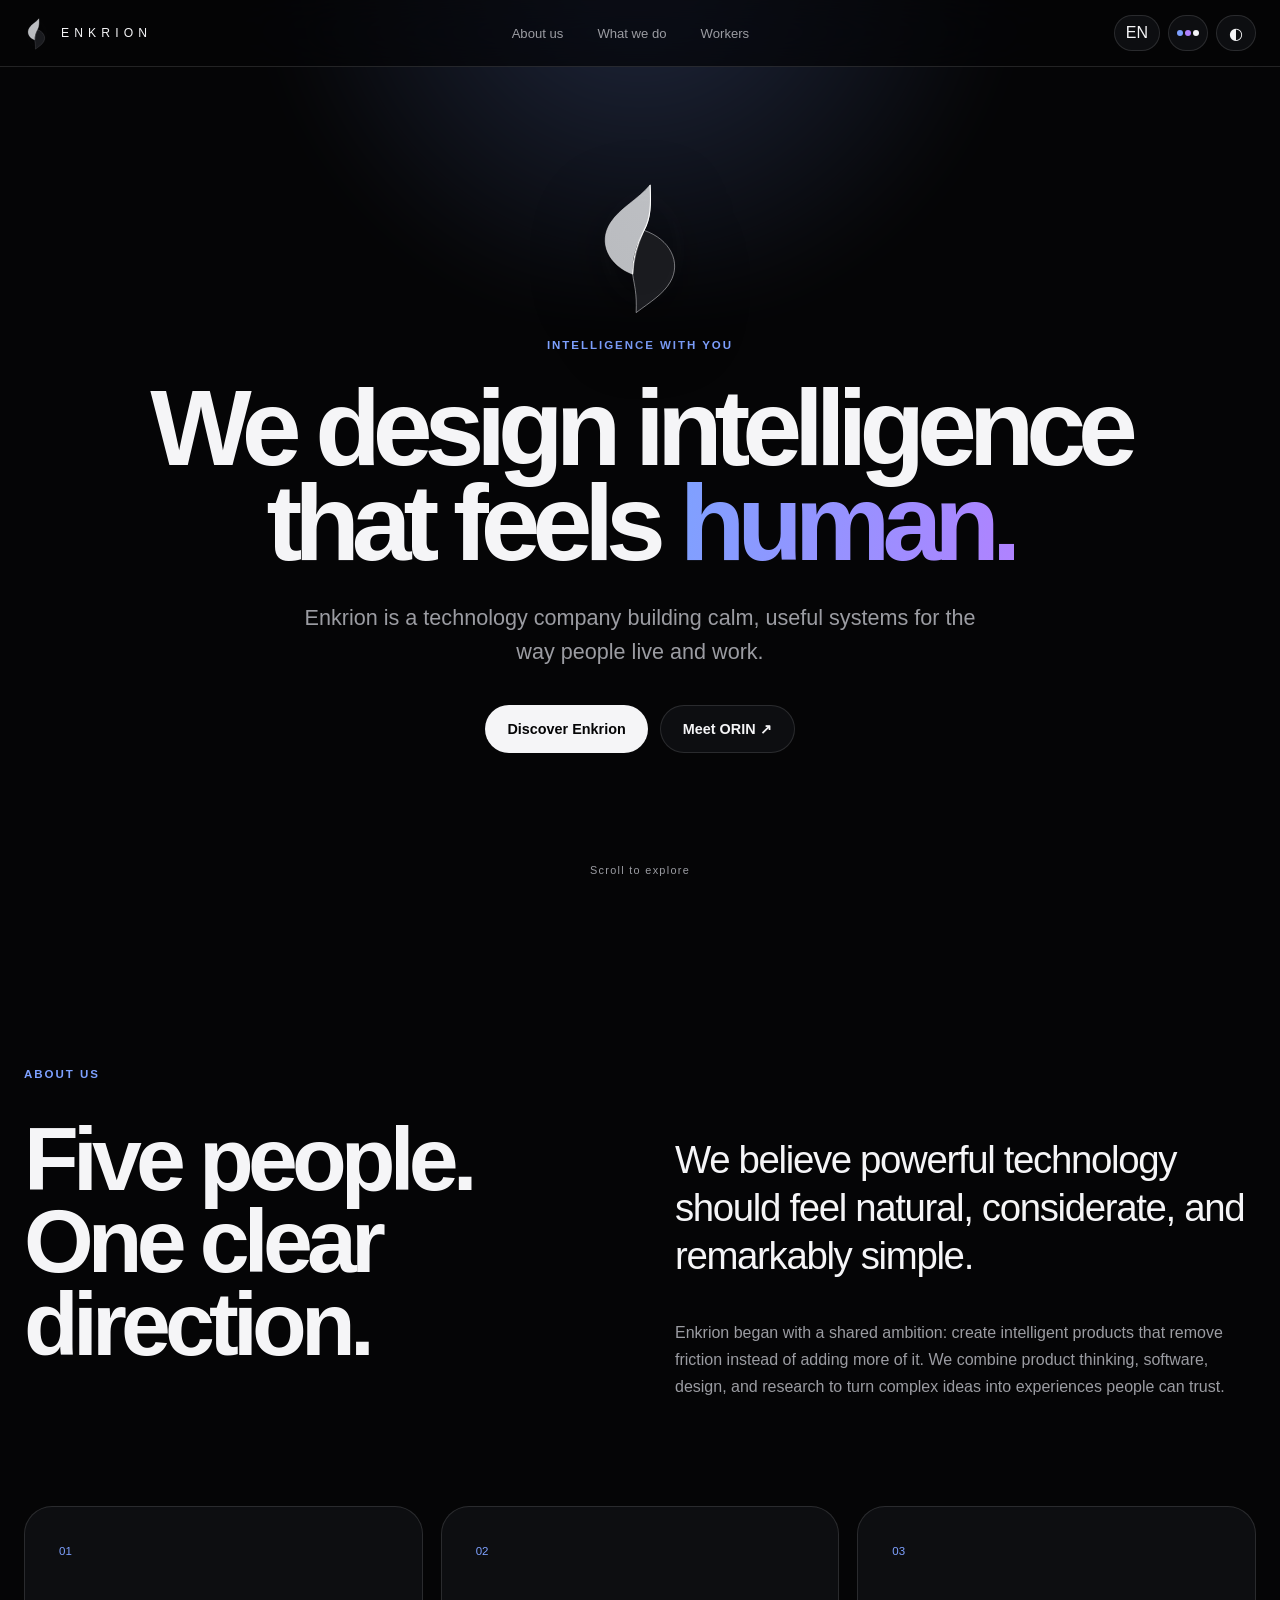
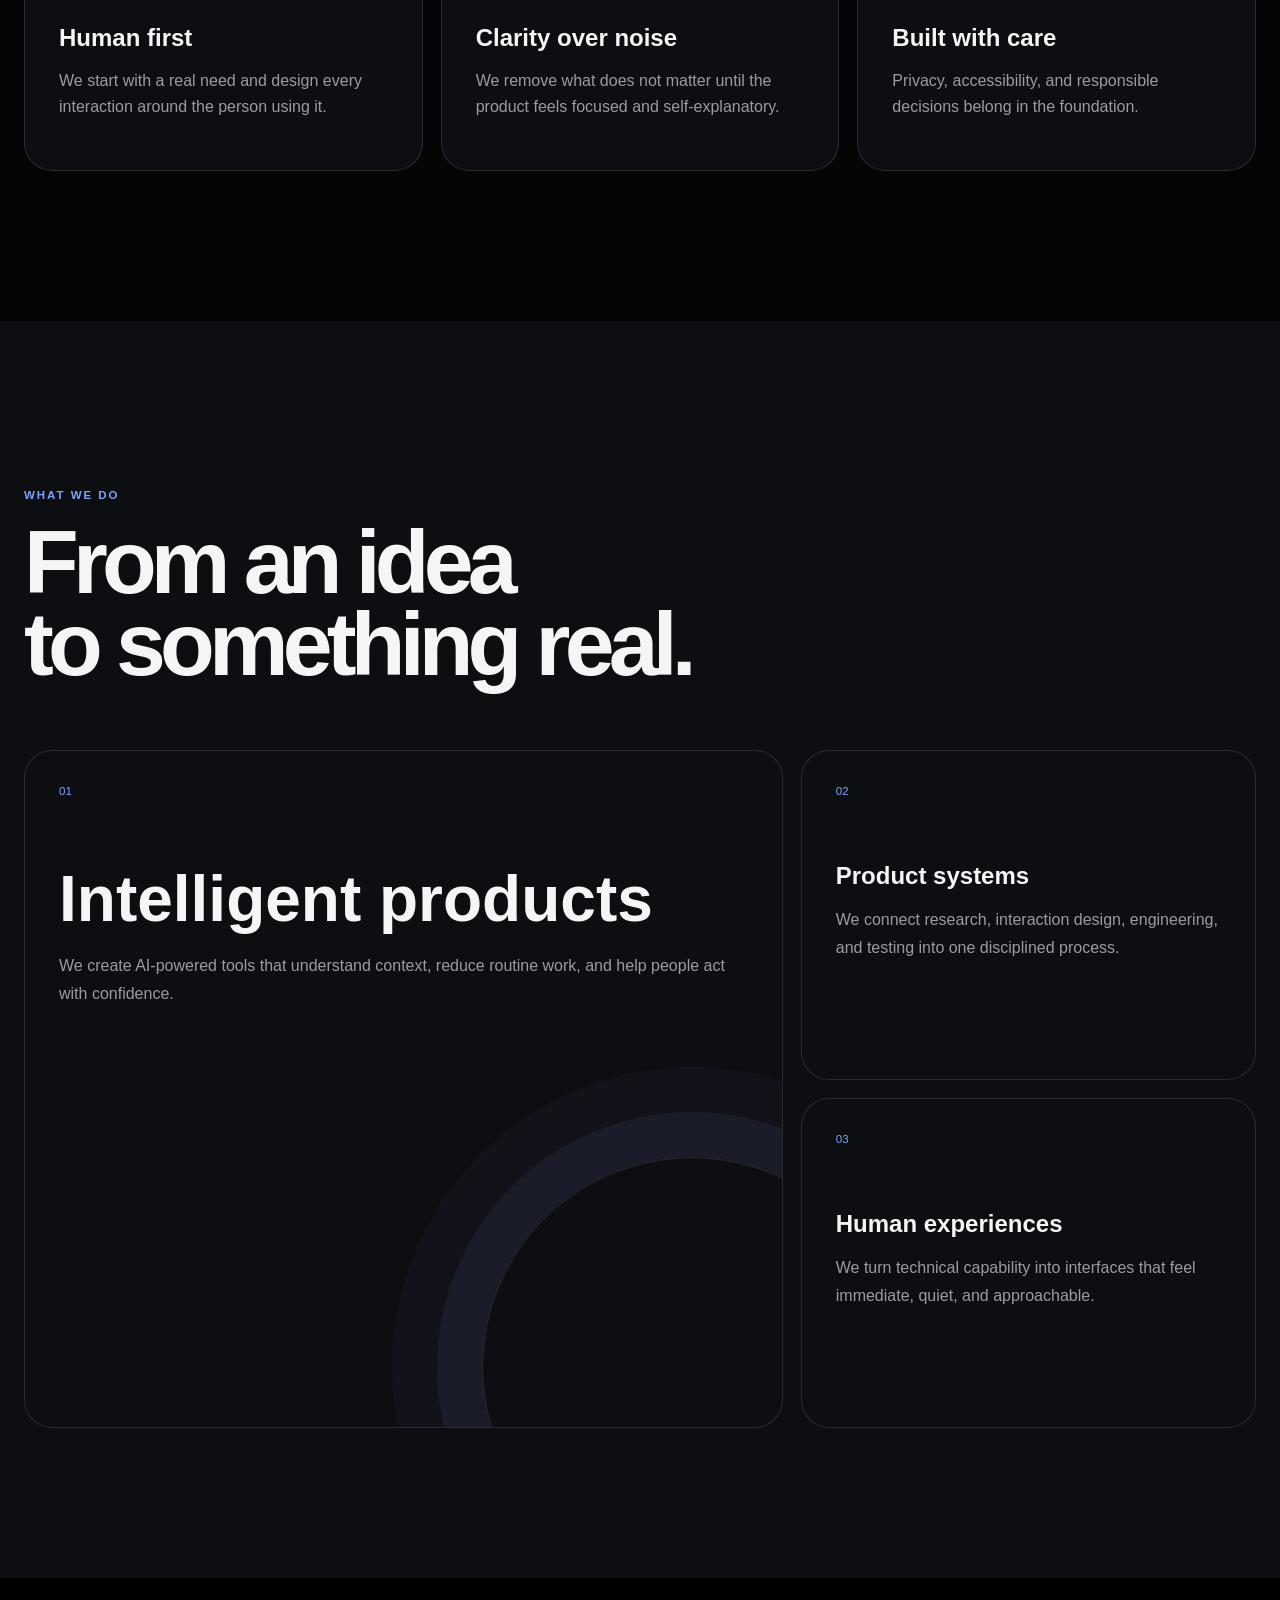
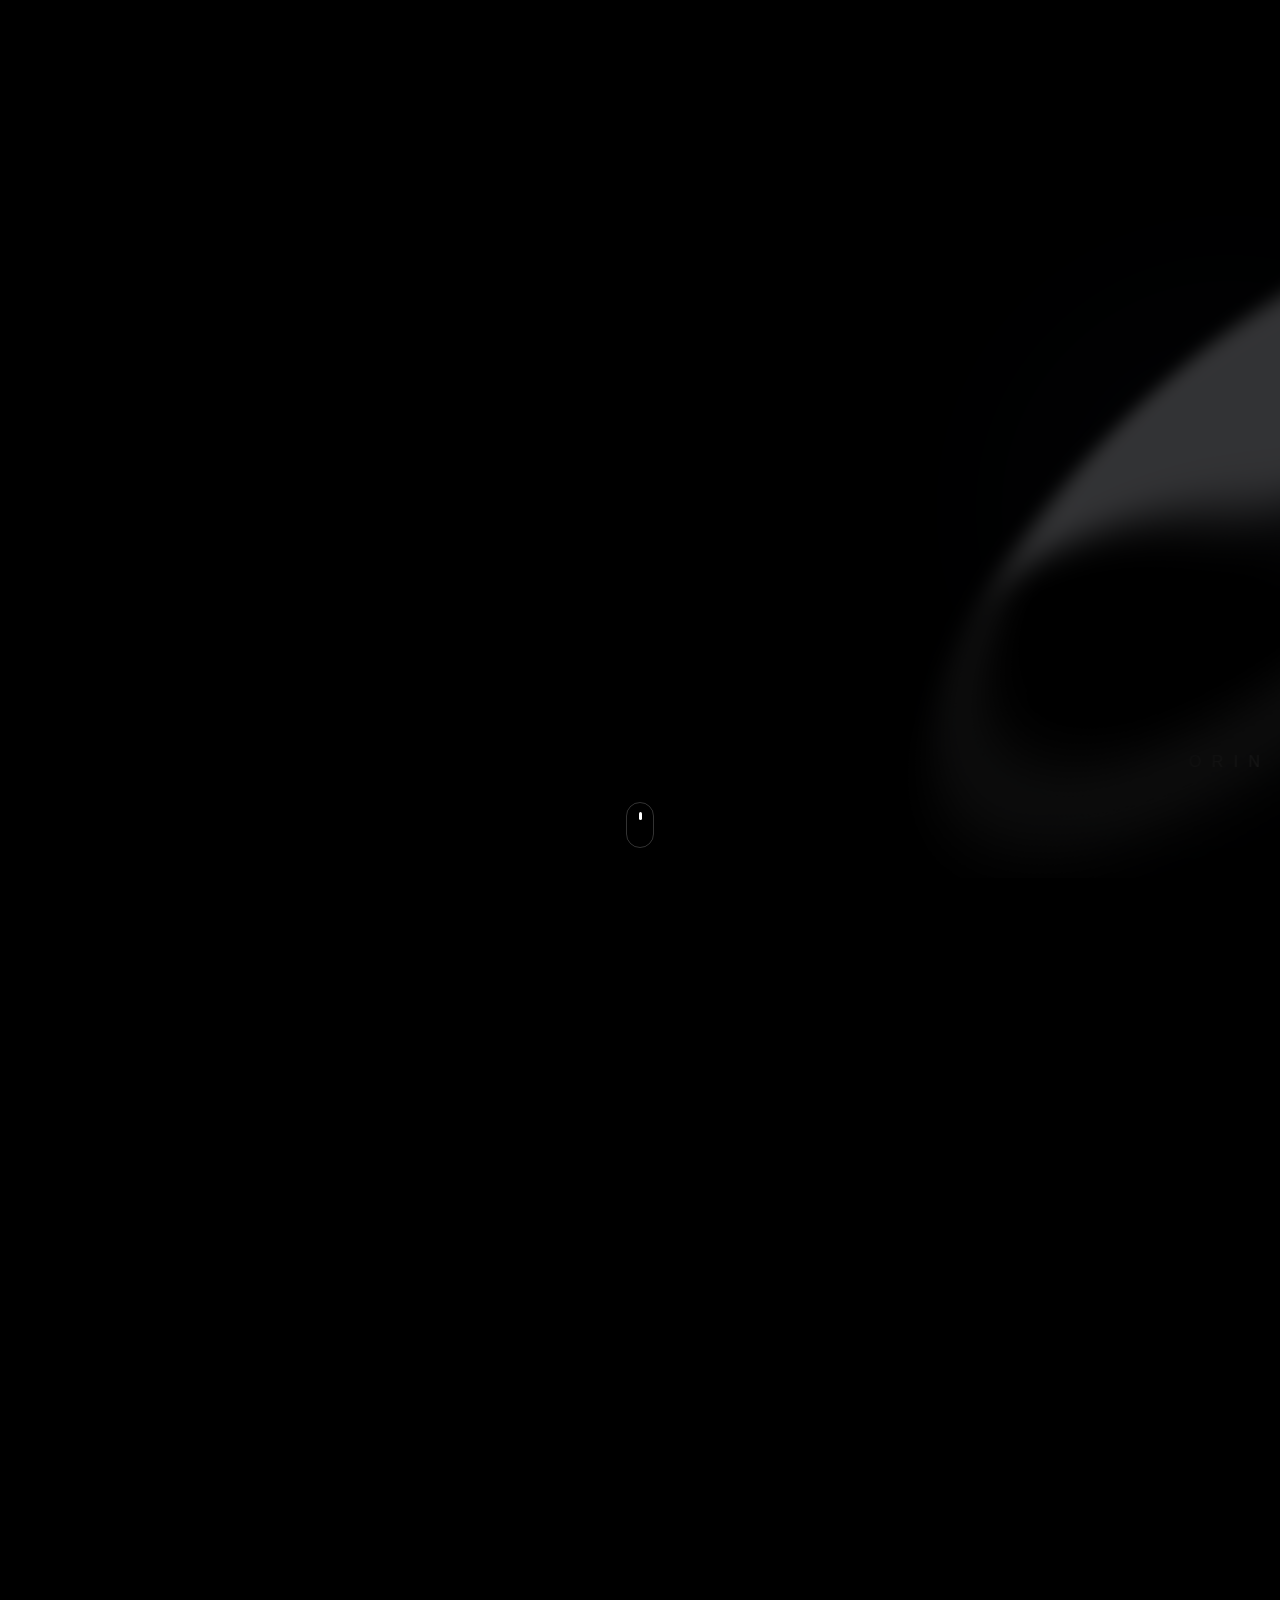
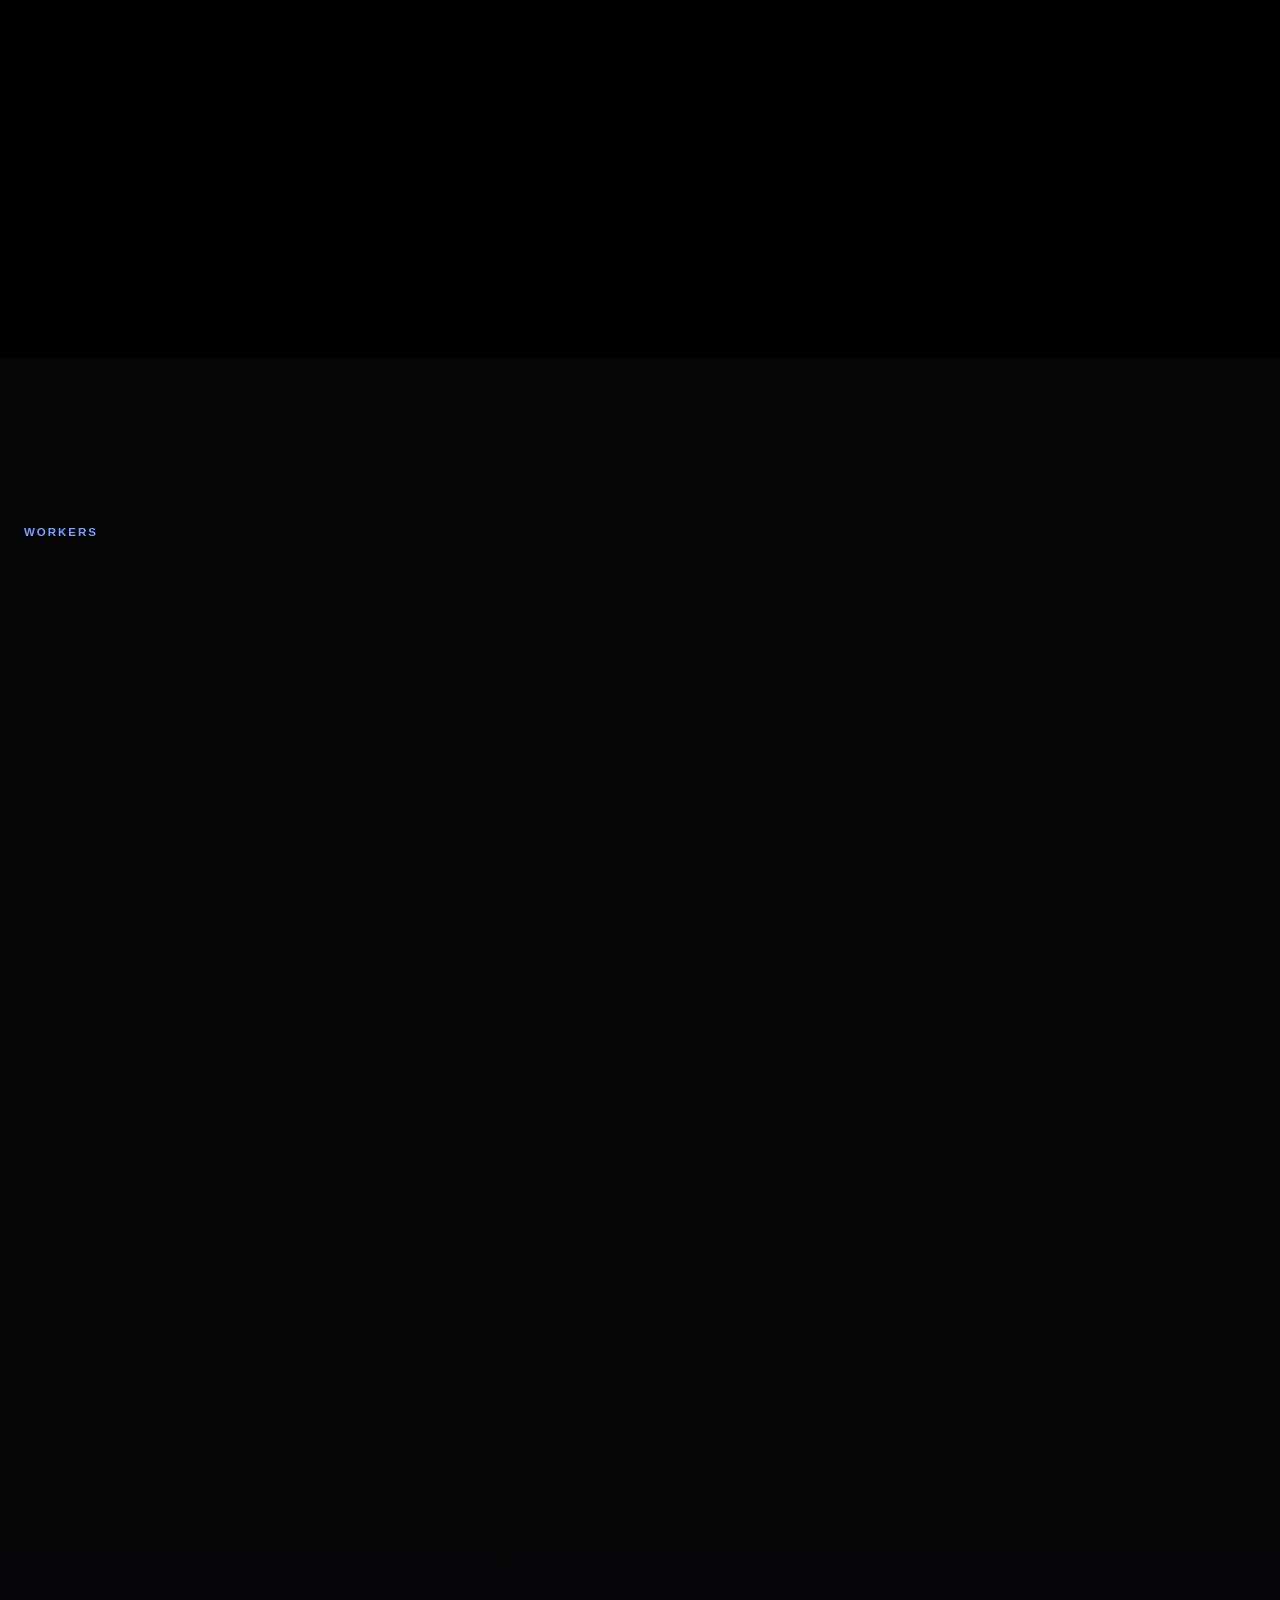
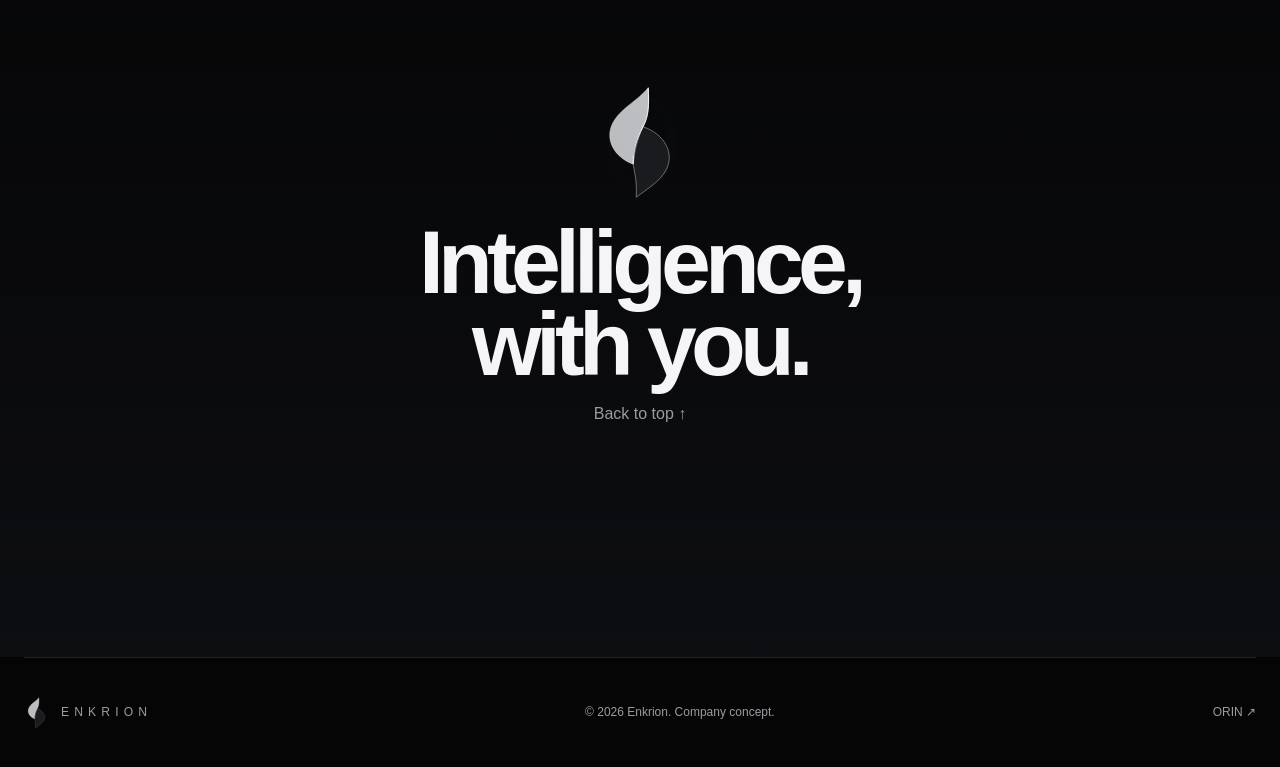
<file: index.html>
<!doctype html><html lang="en"><head><meta charset="UTF-8"><meta name="viewport" content="width=device-width,initial-scale=1"><meta name="description" content="Enkrion creates intelligent products that make complex technology feel human."><title>Enkrion — Intelligence with you</title><link rel="icon" href="favicon.svg"><link rel="stylesheet" href="styles.css"></head><body><header><nav class="wrap"><a class="brand" href="#top"><img src="enkrion-mark.svg" alt=""><span>ENKRION</span></a><div class="links"><a href="#about">About us</a><a href="#work">What we do</a><a href="#team">Workers</a></div><div class="tools"><button class="lang" aria-label="Choose language">EN</button><div class="lang-menu"></div><button class="palette" aria-label="Choose color palette"><i></i><i></i><i></i></button><button class="theme" aria-label="Switch theme">◐</button></div></nav></header><main id="top"><section class="hero"><div class="aurora"></div><div class="hero-inner wrap"><img class="hero-mark" src="enkrion-mark.svg" alt="Enkrion logo"><p class="overline">INTELLIGENCE WITH YOU</p><h1>We design intelligence<br>that feels <em>human.</em></h1><p class="lead">Enkrion is a technology company building calm, useful systems for the way people live and work.</p><div class="actions"><a class="primary" href="#about">Discover Enkrion</a><a class="ghost" href="orin.html">Meet ORIN ↗</a></div></div><div class="scroll">Scroll to explore</div></section><section id="about" class="section about wrap"><p class="label">ABOUT US</p><div class="split"><h2>Five people.<br>One clear direction.</h2><div><p class="big-copy">We believe powerful technology should feel natural, considerate, and remarkably simple.</p><p>Enkrion began with a shared ambition: create intelligent products that remove friction instead of adding more of it. We combine product thinking, software, design, and research to turn complex ideas into experiences people can trust.</p></div></div><div class="principles"><article><span>01</span><h3>Human first</h3><p>We start with a real need and design every interaction around the person using it.</p></article><article><span>02</span><h3>Clarity over noise</h3><p>We remove what does not matter until the product feels focused and self-explanatory.</p></article><article><span>03</span><h3>Built with care</h3><p>Privacy, accessibility, and responsible decisions belong in the foundation.</p></article></div></section><section id="work" class="section work"><div class="wrap"><p class="label">WHAT WE DO</p><h2>From an idea<br>to something real.</h2><div class="work-grid"><article class="work-card feature"><div class="number">01</div><h3>Intelligent products</h3><p>We create AI-powered tools that understand context, reduce routine work, and help people act with confidence.</p><div class="rings"></div></article><article class="work-card"><div class="number">02</div><h3>Product systems</h3><p>We connect research, interaction design, engineering, and testing into one disciplined process.</p></article><article class="work-card"><div class="number">03</div><h3>Human experiences</h3><p>We turn technical capability into interfaces that feel immediate, quiet, and approachable.</p></article></div></div></section><section class="product"><div class="product-sticky"><div class="product-copy"><p class="label">OUR FIRST PRODUCT</p><h2>Meet ORIN.</h2><p>An AI assistant designed to move across your devices, understand your intent, and turn conversation into action.</p><a class="primary" href="orin.html">Explore ORIN ↗</a></div><div class="product-orb"><div class="orb"></div><span>ORIN</span></div></div></section><section id="team" class="section team wrap"><p class="label">WORKERS</p><div class="team-head"><h2>The five behind<br>Enkrion.</h2><p>These profiles are ready for your photographs, positions, and individual descriptions.</p></div><div class="people"><article><div class="photo"><span>Add photo</span></div><h3>Team member 01</h3><strong>Position</strong><p>Add a short description of responsibilities, expertise, and work at Enkrion.</p></article><article><div class="photo"><span>Add photo</span></div><h3>Team member 02</h3><strong>Position</strong><p>Add a short description of responsibilities, expertise, and work at Enkrion.</p></article><article><div class="photo"><span>Add photo</span></div><h3>Team member 03</h3><strong>Position</strong><p>Add a short description of responsibilities, expertise, and work at Enkrion.</p></article><article><div class="photo"><span>Add photo</span></div><h3>Team member 04</h3><strong>Position</strong><p>Add a short description of responsibilities, expertise, and work at Enkrion.</p></article><article><div class="photo"><span>Add photo</span></div><h3>Team member 05</h3><strong>Position</strong><p>Add a short description of responsibilities, expertise, and work at Enkrion.</p></article></div></section><section class="closing"><img src="enkrion-mark.svg" alt=""><h2>Intelligence,<br>with you.</h2><a href="#top">Back to top ↑</a></section></main><footer class="wrap"><div class="brand"><img src="enkrion-mark.svg" alt=""><span>ENKRION</span></div><p>© 2026 Enkrion. Company concept.</p><a href="orin.html">ORIN ↗</a></footer><script src="script.js"></script></body></html>
</file>
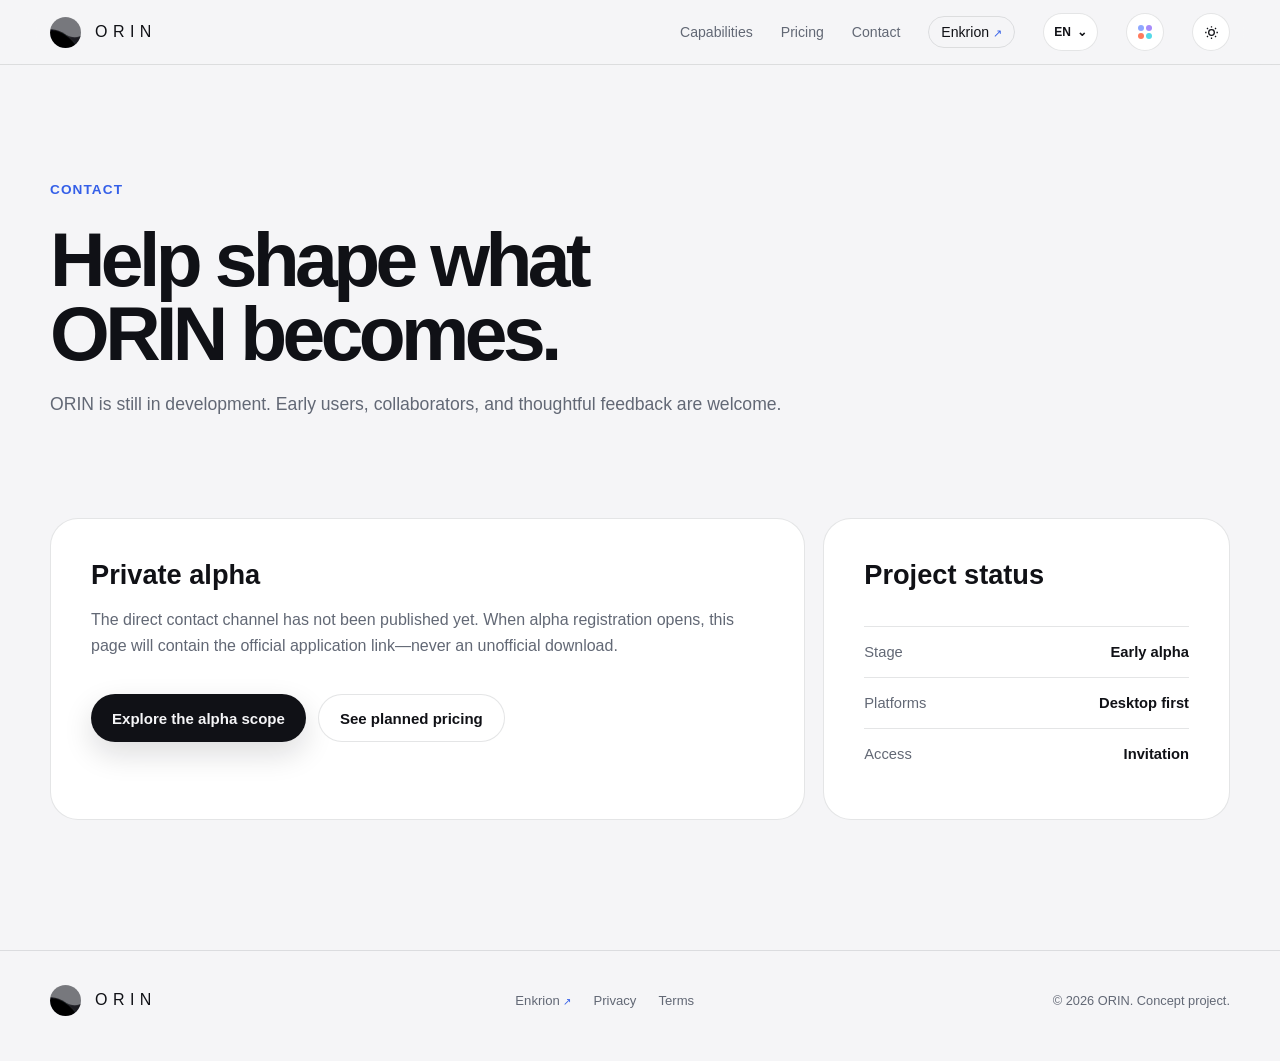
<file: orin-contact.html>
<!doctype html><html lang="en"><head><meta charset="UTF-8"><meta name="viewport" content="width=device-width,initial-scale=1"><meta name="description" content="Contact the ORIN project and register interest in the private alpha."><title>Contact — ORIN</title><link rel="icon" href="orin-favicon.svg" type="image/svg+xml"><link rel="stylesheet" href="orin-site.css"></head><body><header class="nav-wrap"><nav class="shell"><a class="brand" href="orin.html"><i class="brand-mark"></i><span>ORIN</span></a><div class="nav-links"><a href="orin.html#capabilities">Capabilities</a><a href="orin-pricing.html">Pricing</a><a class="mobile-keep" href="orin-contact.html">Contact</a><button class="theme-toggle" data-theme-toggle aria-label="Switch theme"></button></div></nav></header><main class="shell"><div class="page-hero"><span class="kicker">Contact</span><h1>Help shape what<br>ORIN becomes.</h1><p>ORIN is still in development. Early users, collaborators, and thoughtful feedback are welcome.</p></div><section class="contact-grid"><article class="contact-card"><h2>Private alpha</h2><p>The direct contact channel has not been published yet. When alpha registration opens, this page will contain the official application link—never an unofficial download.</p><div class="actions" style="justify-content:flex-start"><a class="button primary" href="orin.html#capabilities">Explore the alpha scope</a><a class="button secondary" href="orin-pricing.html">See planned pricing</a></div></article><aside class="contact-card"><h2>Project status</h2><div class="contact-list"><div class="contact-row"><span>Stage</span><strong>Early alpha</strong></div><div class="contact-row"><span>Platforms</span><strong>Desktop first</strong></div><div class="contact-row"><span>Access</span><strong>Invitation</strong></div></div></aside></section></main><footer><div class="shell footer-inner"><a class="brand" href="orin.html"><i class="brand-mark"></i><span>ORIN</span></a><div class="footer-links"><a href="orin-privacy.html">Privacy</a><a href="orin-terms.html">Terms</a></div><span class="copyright">© 2026 ORIN. Concept project.</span></div></footer><script src="orin-site.js"></script></body></html>
</file>
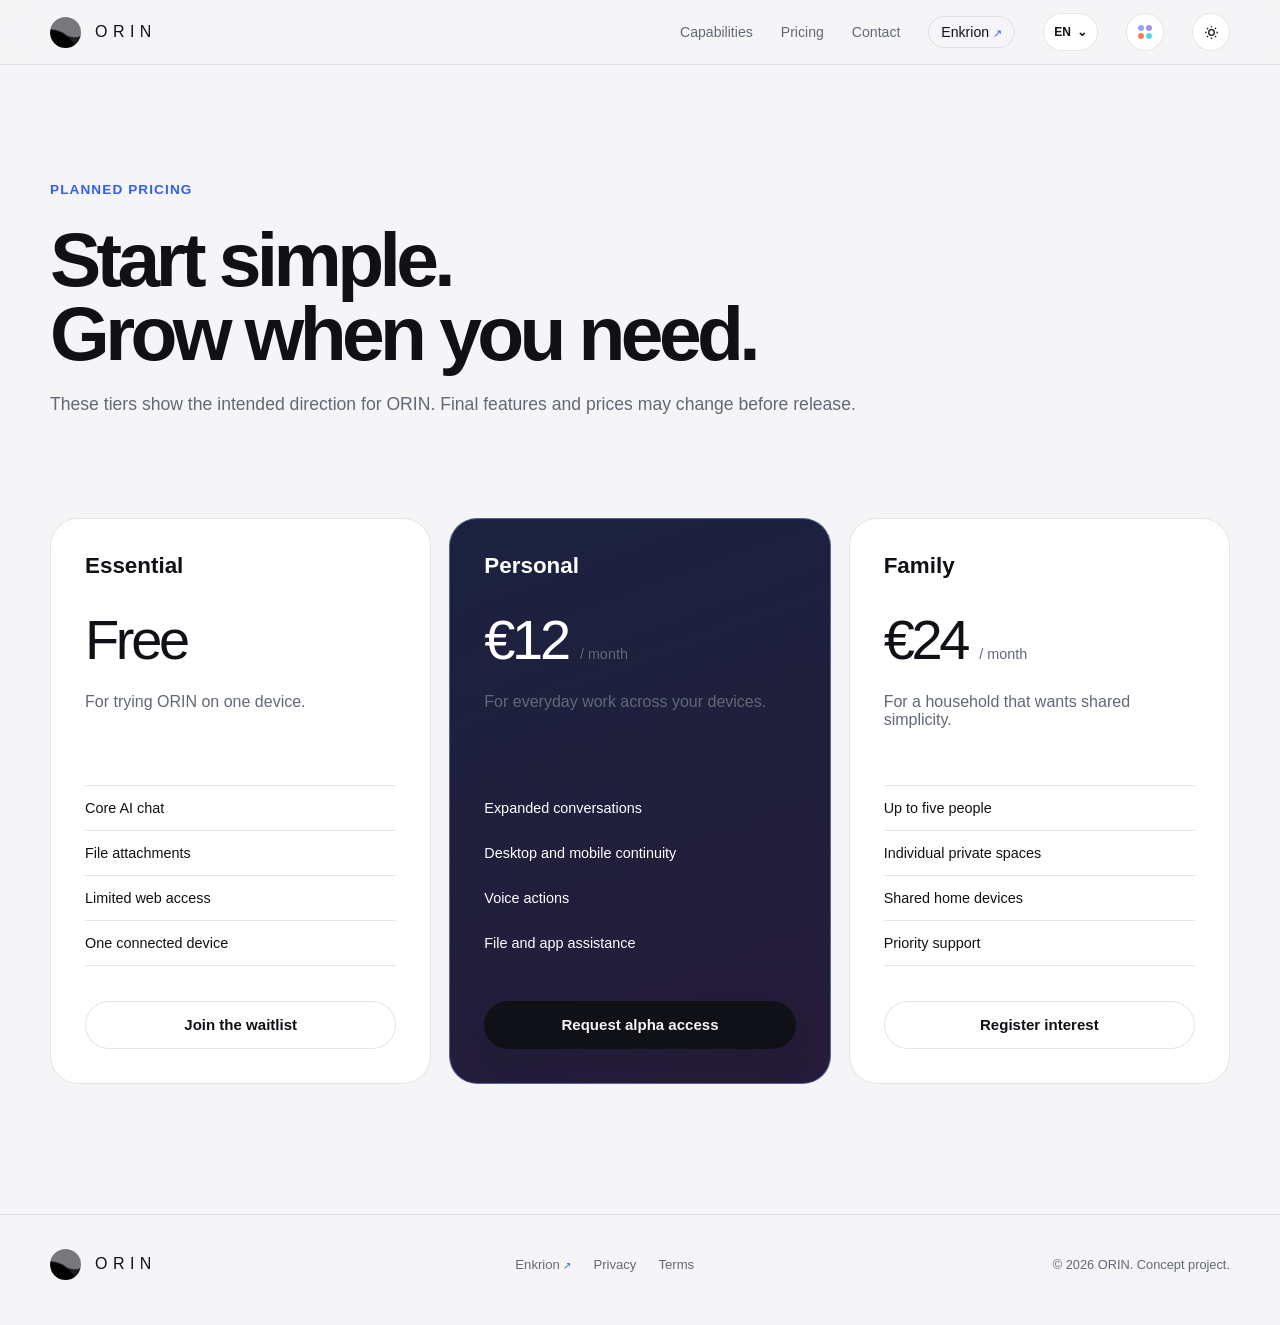
<file: orin-pricing.html>
<!doctype html><html lang="en"><head><meta charset="UTF-8"><meta name="viewport" content="width=device-width,initial-scale=1"><meta name="description" content="Planned ORIN pricing for personal AI assistance across your devices."><title>Pricing — ORIN</title><link rel="icon" href="orin-favicon.svg" type="image/svg+xml"><link rel="stylesheet" href="orin-site.css"></head><body><header class="nav-wrap"><nav class="shell"><a class="brand" href="orin.html"><i class="brand-mark"></i><span>ORIN</span></a><div class="nav-links"><a href="orin.html#capabilities">Capabilities</a><a href="orin-pricing.html">Pricing</a><a class="mobile-keep" href="orin-contact.html">Contact</a><button class="theme-toggle" data-theme-toggle aria-label="Switch theme"></button></div></nav></header><main class="shell"><div class="page-hero"><span class="kicker">Planned pricing</span><h1>Start simple.<br>Grow when you need.</h1><p>These tiers show the intended direction for ORIN. Final features and prices may change before release.</p></div><section class="pricing" aria-label="Pricing plans"><article class="price-card"><h2>Essential</h2><div class="price">Free</div><p>For trying ORIN on one device.</p><ul><li>Core AI chat</li><li>File attachments</li><li>Limited web access</li><li>One connected device</li></ul><a class="button secondary" href="orin-contact.html">Join the waitlist</a></article><article class="price-card featured"><h2>Personal</h2><div class="price">€12 <small>/ month</small></div><p>For everyday work across your devices.</p><ul><li>Expanded conversations</li><li>Desktop and mobile continuity</li><li>Voice actions</li><li>File and app assistance</li></ul><a class="button primary" href="orin-contact.html">Request alpha access</a></article><article class="price-card"><h2>Family</h2><div class="price">€24 <small>/ month</small></div><p>For a household that wants shared simplicity.</p><ul><li>Up to five people</li><li>Individual private spaces</li><li>Shared home devices</li><li>Priority support</li></ul><a class="button secondary" href="orin-contact.html">Register interest</a></article></section></main><footer><div class="shell footer-inner"><a class="brand" href="orin.html"><i class="brand-mark"></i><span>ORIN</span></a><div class="footer-links"><a href="orin-privacy.html">Privacy</a><a href="orin-terms.html">Terms</a></div><span class="copyright">© 2026 ORIN. Concept project.</span></div></footer><script src="orin-site.js"></script></body></html>
</file>
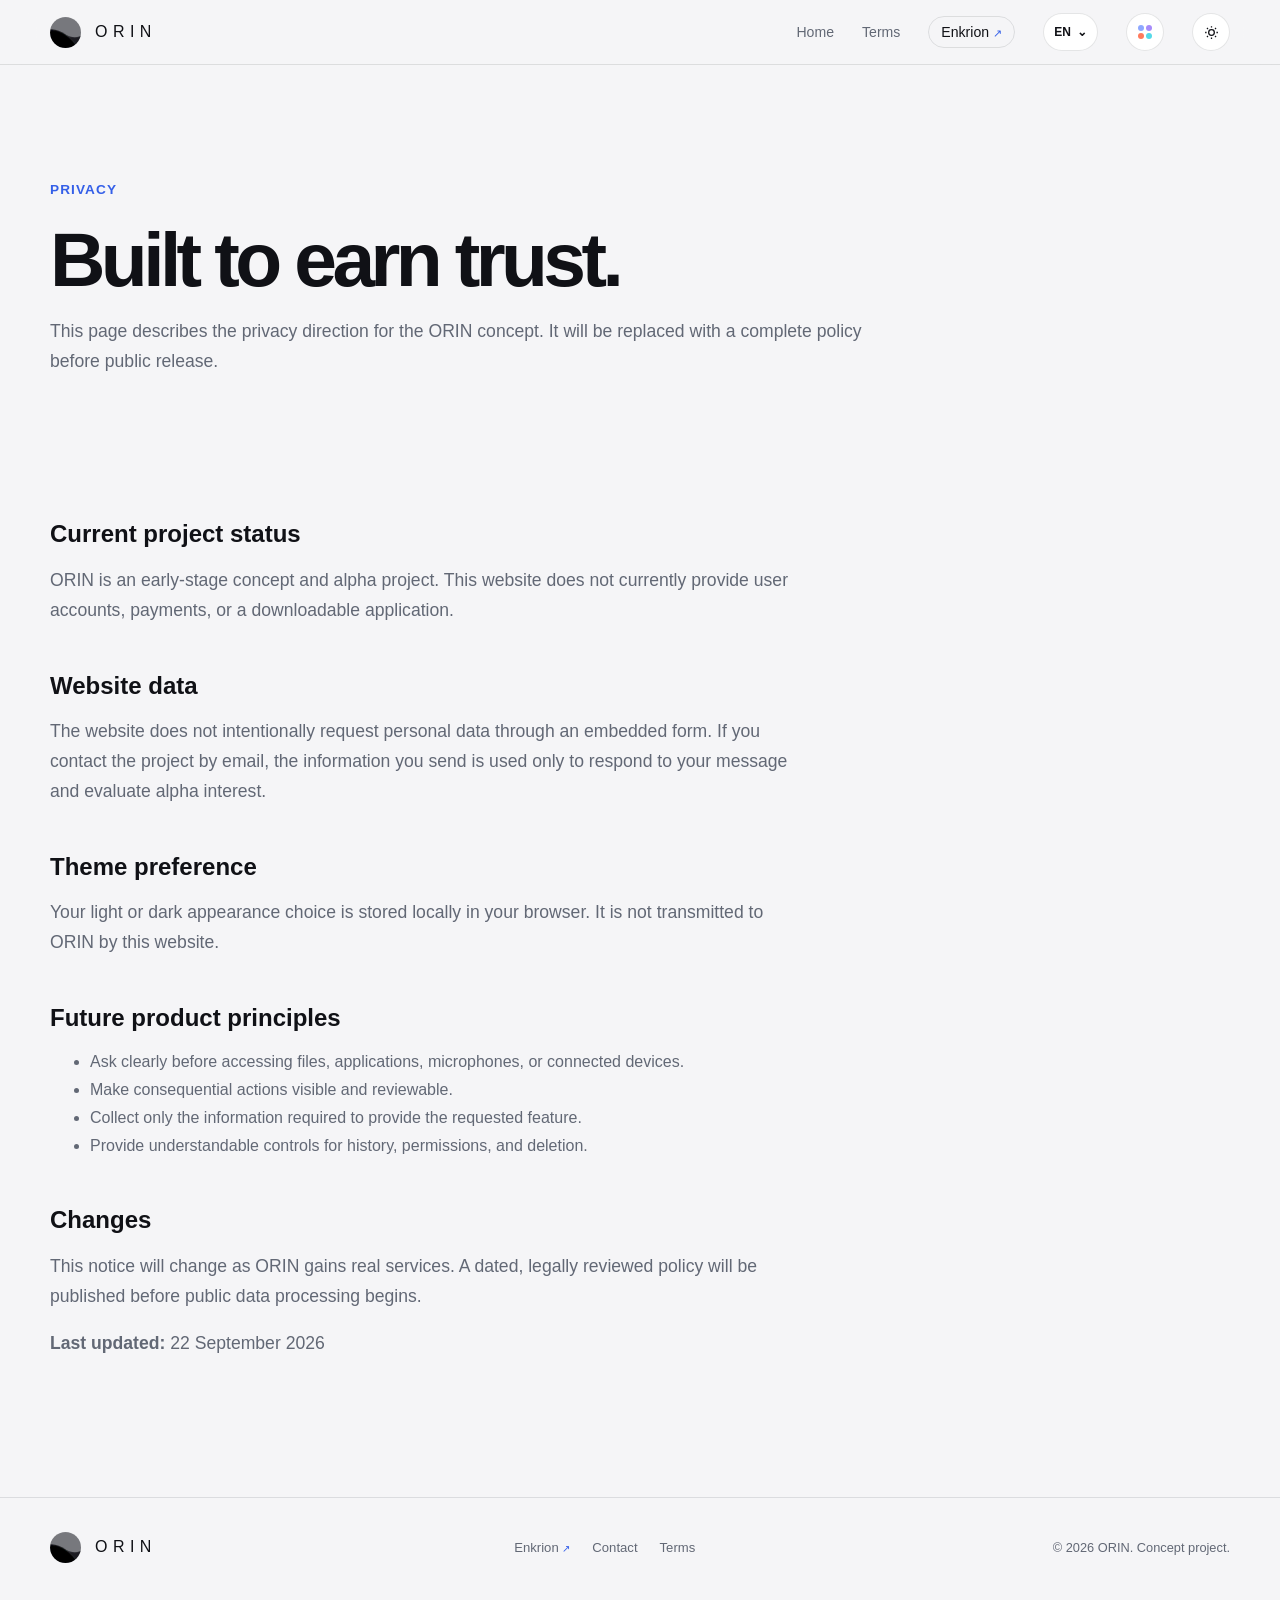
<file: orin-privacy.html>
<!doctype html><html lang="en"><head><meta charset="UTF-8"><meta name="viewport" content="width=device-width,initial-scale=1"><meta name="description" content="Privacy principles for the ORIN concept and alpha."><title>Privacy — ORIN</title><link rel="icon" href="orin-favicon.svg" type="image/svg+xml"><link rel="stylesheet" href="orin-site.css"></head><body><header class="nav-wrap"><nav class="shell"><a class="brand" href="orin.html"><i class="brand-mark"></i><span>ORIN</span></a><div class="nav-links"><a href="orin.html">Home</a><a href="orin-terms.html">Terms</a><button class="theme-toggle" data-theme-toggle aria-label="Switch theme"></button></div></nav></header><main class="shell"><div class="page-hero"><span class="kicker">Privacy</span><h1>Built to earn trust.</h1><p>This page describes the privacy direction for the ORIN concept. It will be replaced with a complete policy before public release.</p></div><article class="prose"><h2>Current project status</h2><p>ORIN is an early-stage concept and alpha project. This website does not currently provide user accounts, payments, or a downloadable application.</p><h2>Website data</h2><p>The website does not intentionally request personal data through an embedded form. If you contact the project by email, the information you send is used only to respond to your message and evaluate alpha interest.</p><h2>Theme preference</h2><p>Your light or dark appearance choice is stored locally in your browser. It is not transmitted to ORIN by this website.</p><h2>Future product principles</h2><ul><li>Ask clearly before accessing files, applications, microphones, or connected devices.</li><li>Make consequential actions visible and reviewable.</li><li>Collect only the information required to provide the requested feature.</li><li>Provide understandable controls for history, permissions, and deletion.</li></ul><h2>Changes</h2><p>This notice will change as ORIN gains real services. A dated, legally reviewed policy will be published before public data processing begins.</p><p><strong>Last updated:</strong> 22 September 2026</p></article></main><footer><div class="shell footer-inner"><a class="brand" href="orin.html"><i class="brand-mark"></i><span>ORIN</span></a><div class="footer-links"><a href="orin-contact.html">Contact</a><a href="orin-terms.html">Terms</a></div><span class="copyright">© 2026 ORIN. Concept project.</span></div></footer><script src="orin-site.js"></script></body></html>
</file>
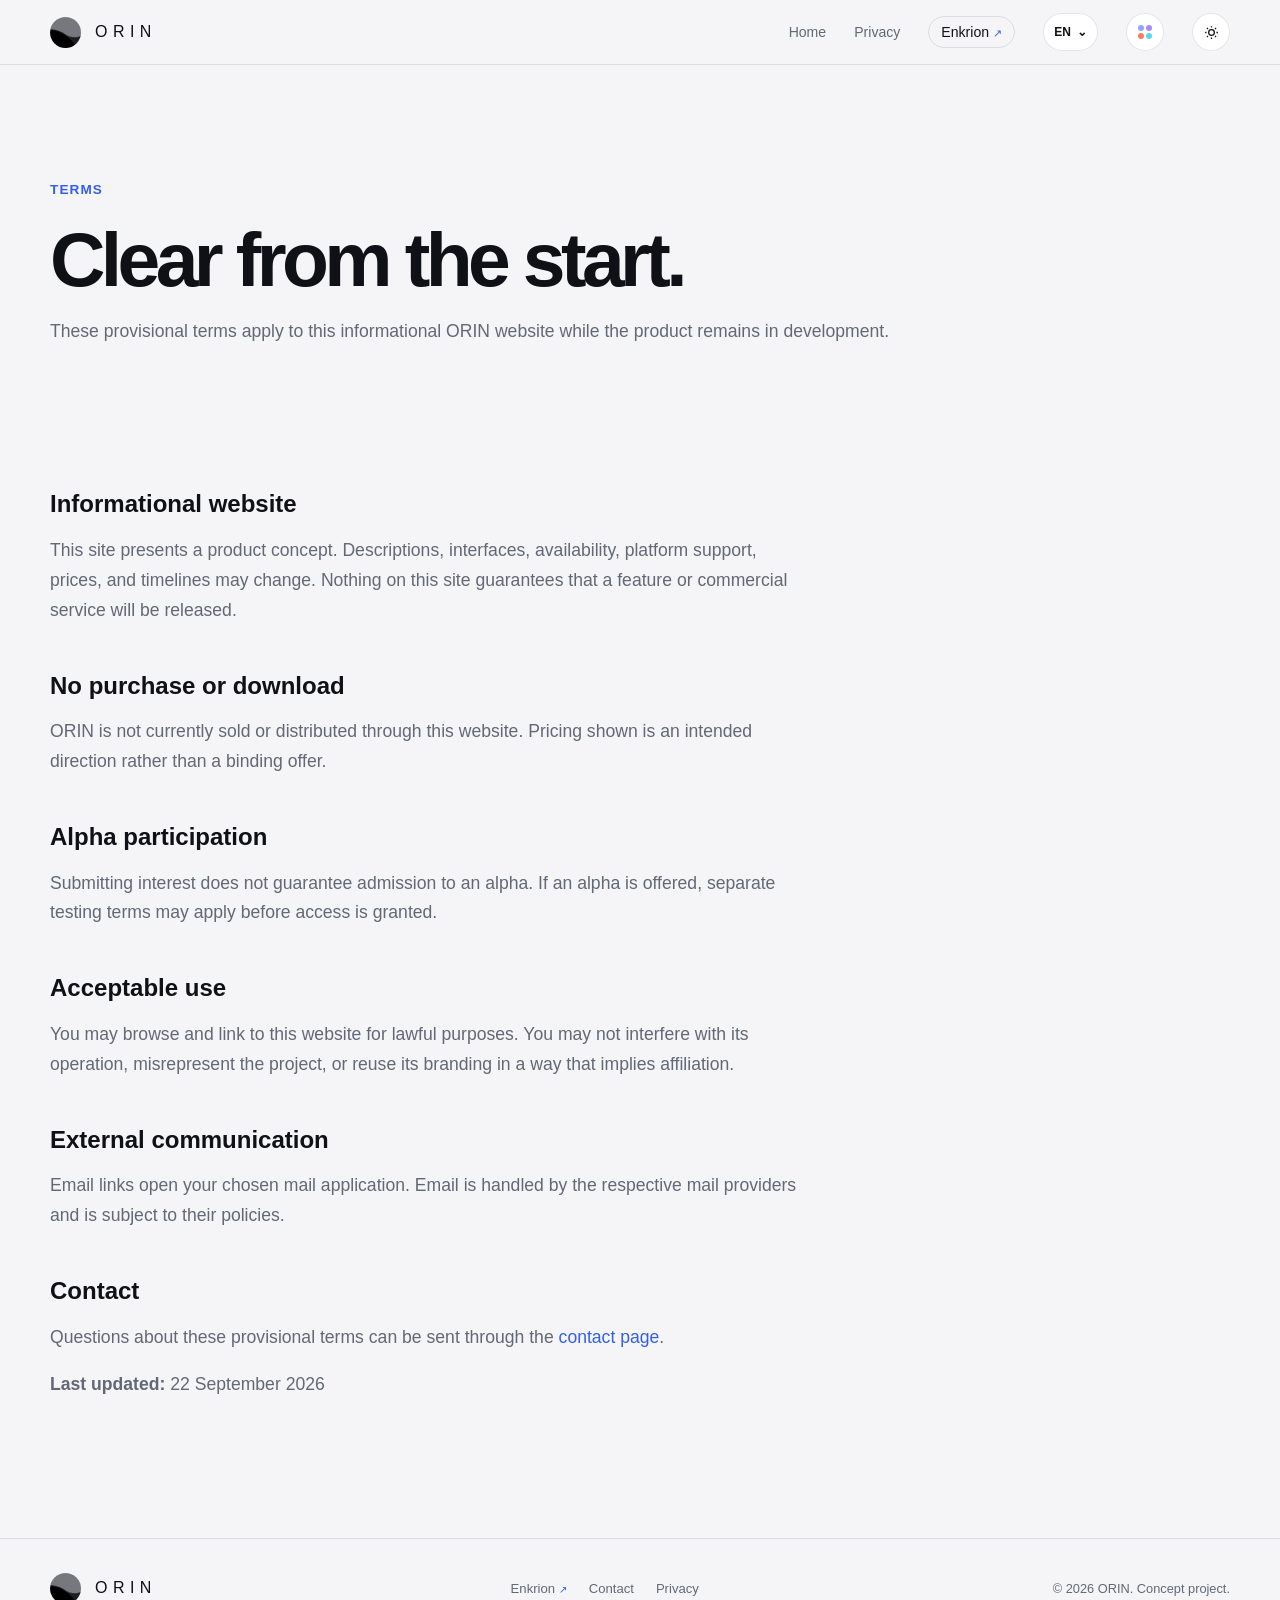
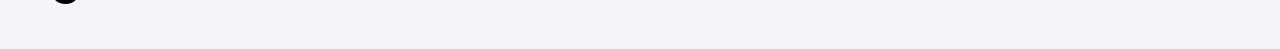
<file: orin-terms.html>
<!doctype html><html lang="en"><head><meta charset="UTF-8"><meta name="viewport" content="width=device-width,initial-scale=1"><meta name="description" content="Terms for using the ORIN concept website."><title>Terms — ORIN</title><link rel="icon" href="orin-favicon.svg" type="image/svg+xml"><link rel="stylesheet" href="orin-site.css"></head><body><header class="nav-wrap"><nav class="shell"><a class="brand" href="orin.html"><i class="brand-mark"></i><span>ORIN</span></a><div class="nav-links"><a href="orin.html">Home</a><a href="orin-privacy.html">Privacy</a><button class="theme-toggle" data-theme-toggle aria-label="Switch theme"></button></div></nav></header><main class="shell"><div class="page-hero"><span class="kicker">Terms</span><h1>Clear from the start.</h1><p>These provisional terms apply to this informational ORIN website while the product remains in development.</p></div><article class="prose"><h2>Informational website</h2><p>This site presents a product concept. Descriptions, interfaces, availability, platform support, prices, and timelines may change. Nothing on this site guarantees that a feature or commercial service will be released.</p><h2>No purchase or download</h2><p>ORIN is not currently sold or distributed through this website. Pricing shown is an intended direction rather than a binding offer.</p><h2>Alpha participation</h2><p>Submitting interest does not guarantee admission to an alpha. If an alpha is offered, separate testing terms may apply before access is granted.</p><h2>Acceptable use</h2><p>You may browse and link to this website for lawful purposes. You may not interfere with its operation, misrepresent the project, or reuse its branding in a way that implies affiliation.</p><h2>External communication</h2><p>Email links open your chosen mail application. Email is handled by the respective mail providers and is subject to their policies.</p><h2>Contact</h2><p>Questions about these provisional terms can be sent through the <a href="orin-contact.html" style="color:var(--accent)">contact page</a>.</p><p><strong>Last updated:</strong> 22 September 2026</p></article></main><footer><div class="shell footer-inner"><a class="brand" href="orin.html"><i class="brand-mark"></i><span>ORIN</span></a><div class="footer-links"><a href="orin-contact.html">Contact</a><a href="orin-privacy.html">Privacy</a></div><span class="copyright">© 2026 ORIN. Concept project.</span></div></footer><script src="orin-site.js"></script></body></html>
</file>
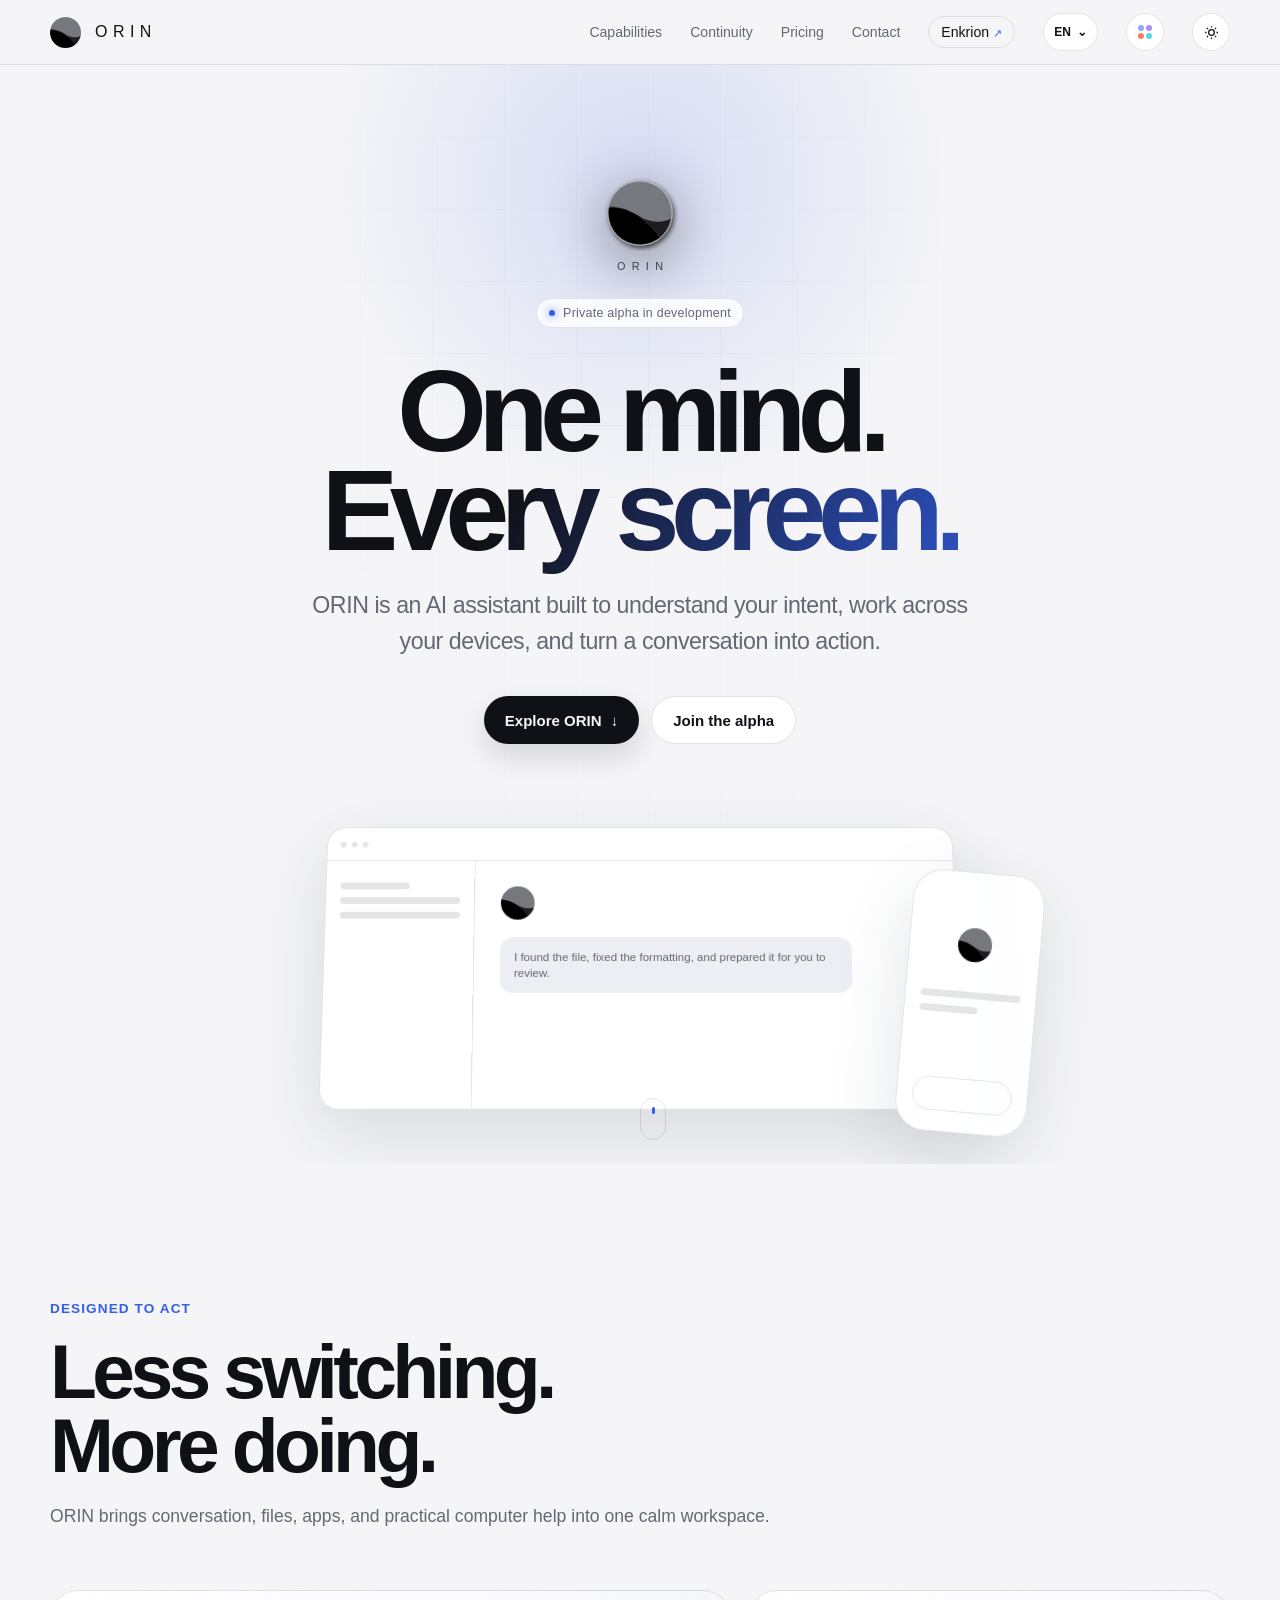
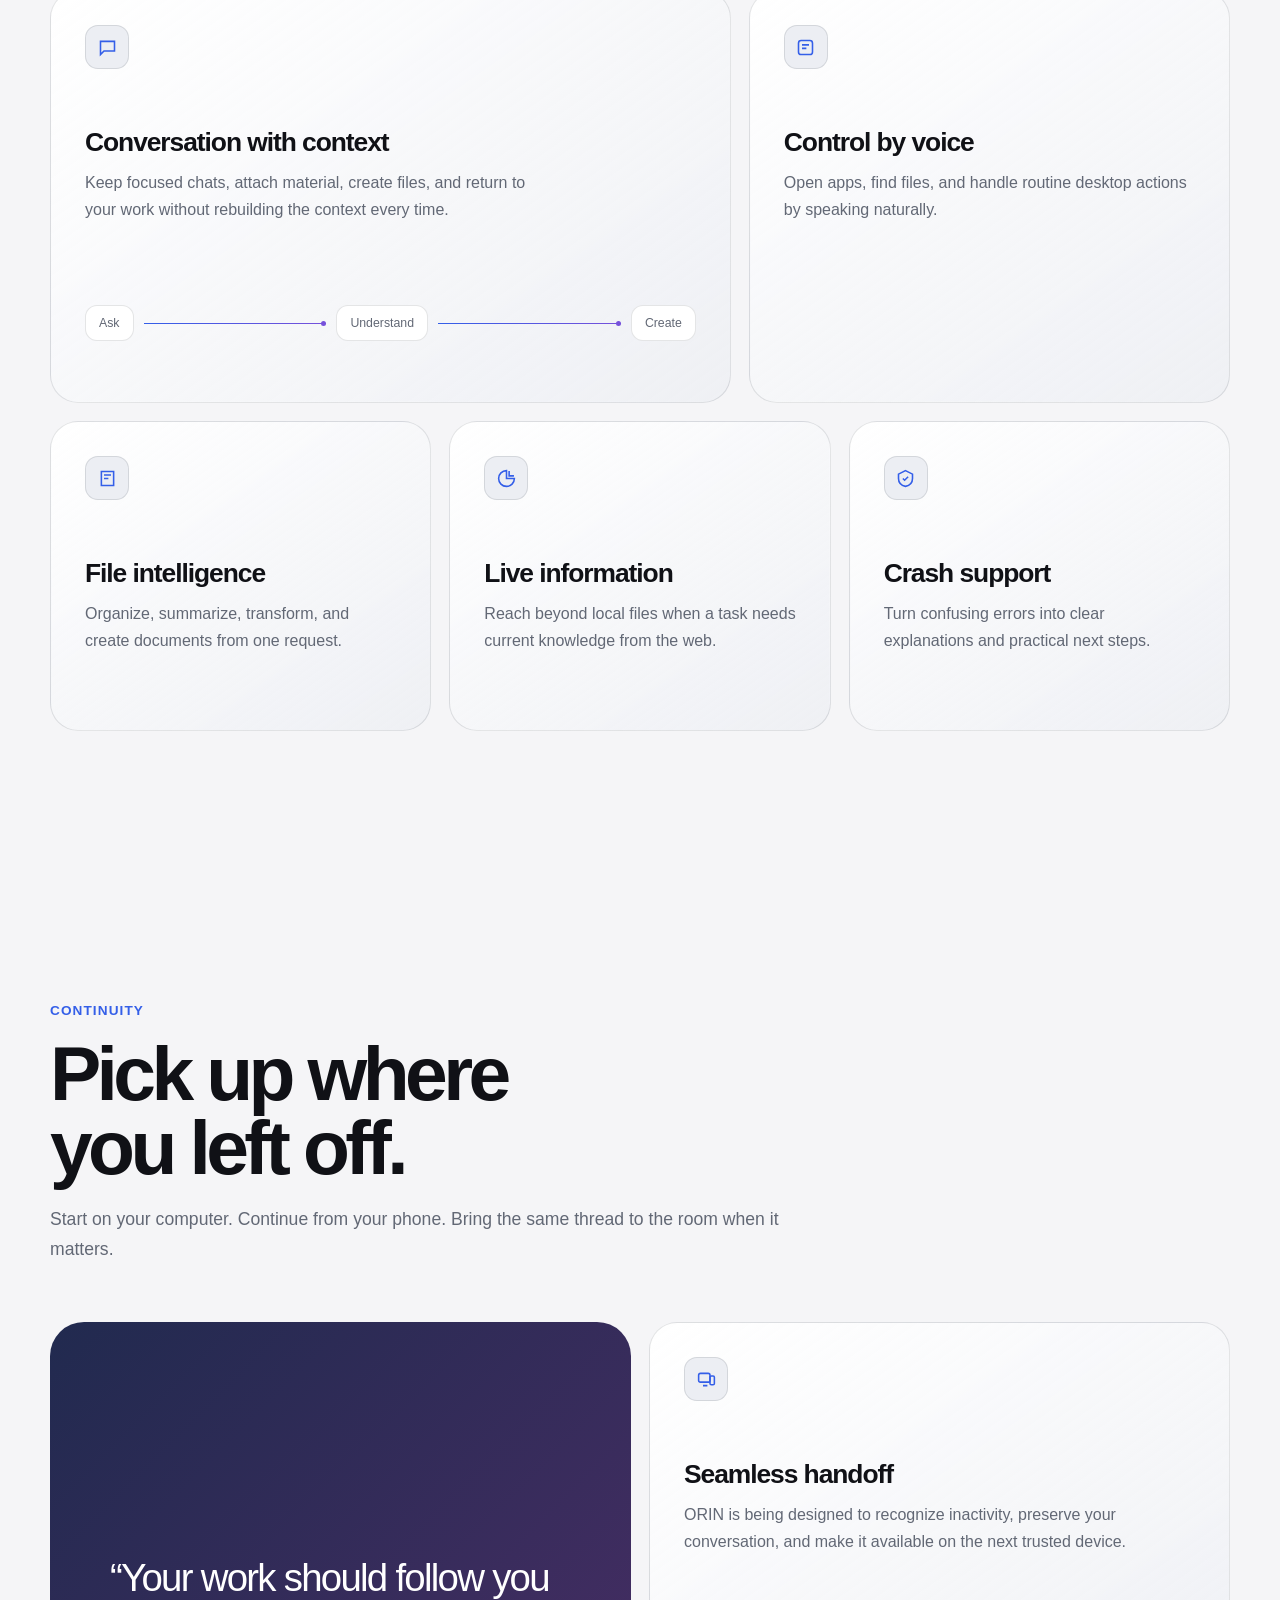
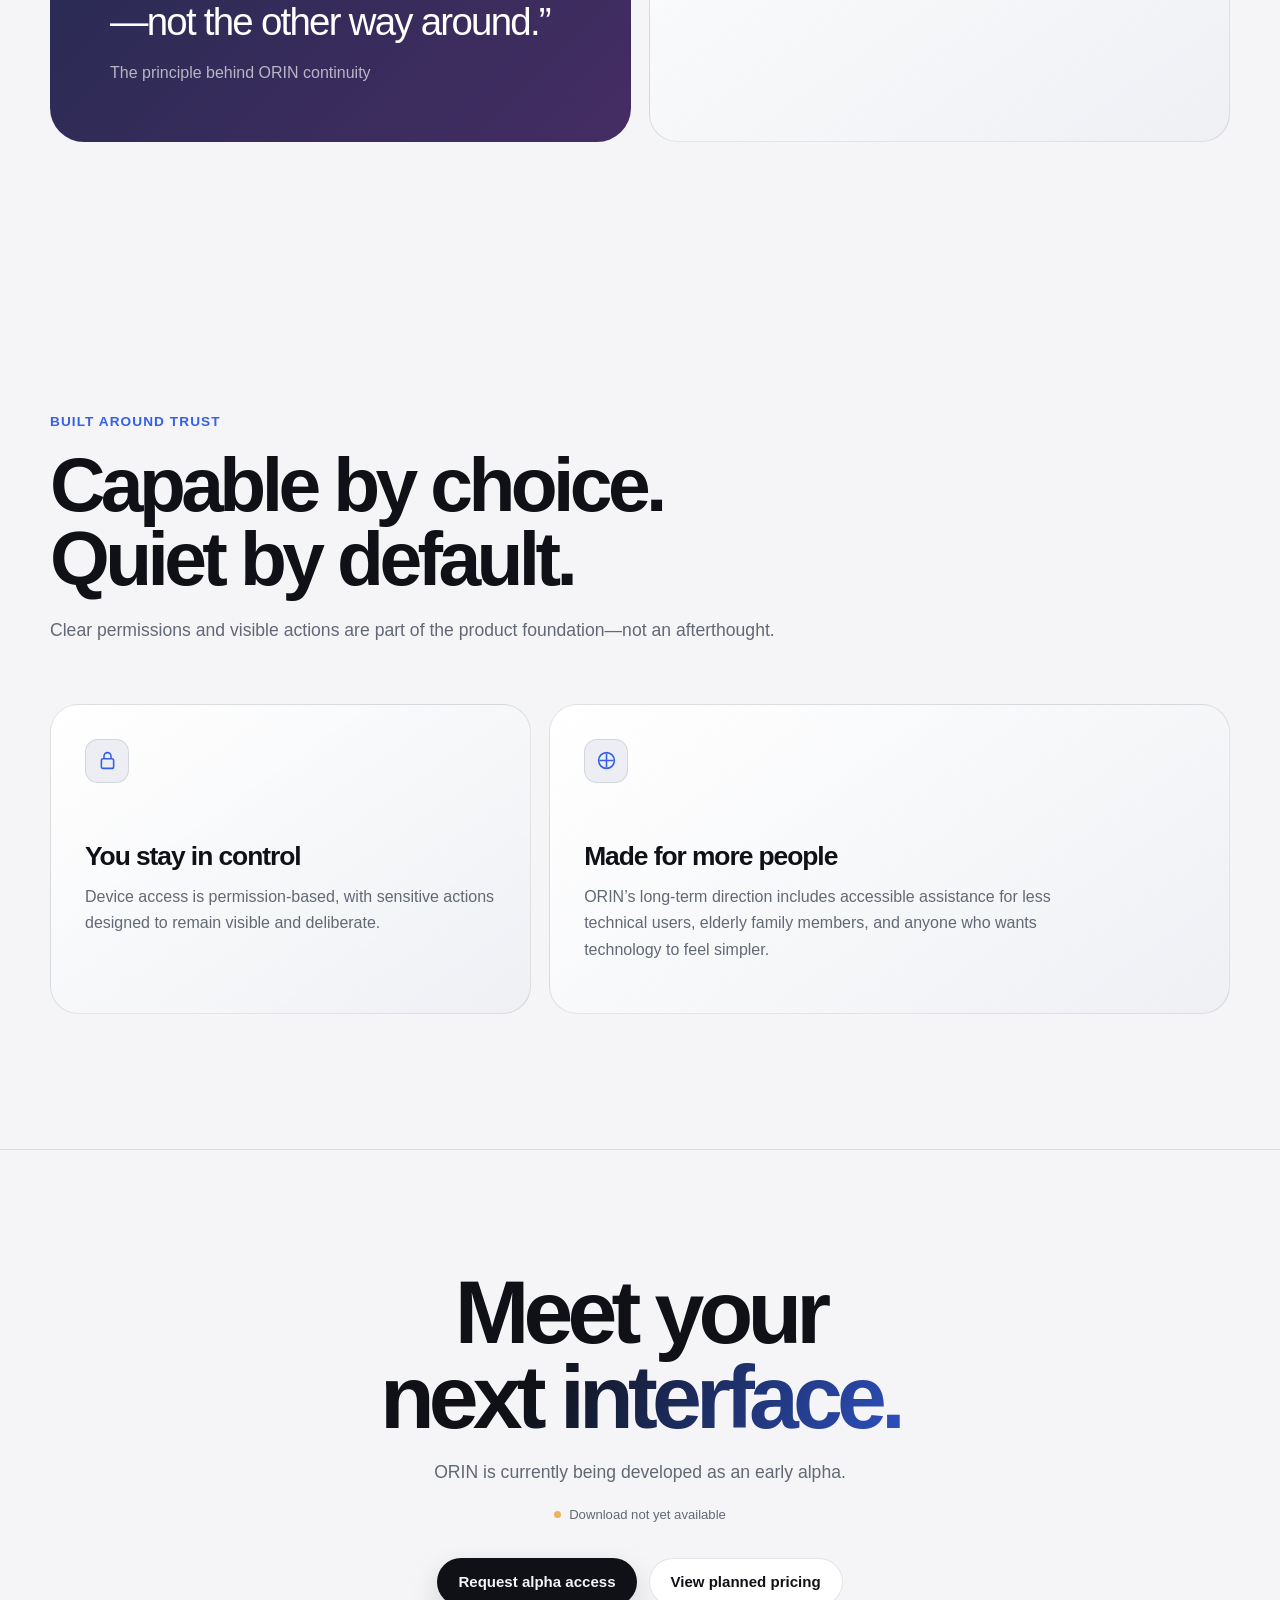
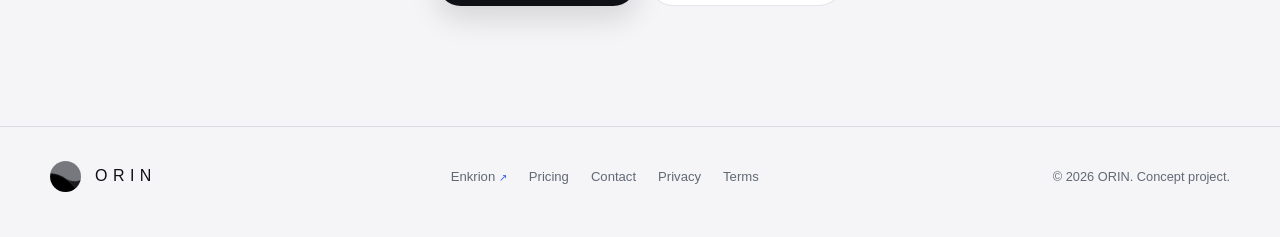
<file: orin.html>
<!doctype html><html lang="en"><head><meta charset="UTF-8"><meta name="viewport" content="width=device-width,initial-scale=1"><meta name="description" content="ORIN is an AI assistant that moves naturally across your devices and helps you act, create, and solve problems."><title>ORIN — Intelligence, wherever you are.</title><link rel="icon" href="orin-favicon.svg" type="image/svg+xml"><link rel="stylesheet" href="orin-site.css"></head><body><a class="skip" href="#main">Skip to content</a><header class="nav-wrap"><nav class="shell" aria-label="Main navigation"><a class="brand" href="orin.html" aria-label="ORIN home"><i class="brand-mark"></i><span>ORIN</span></a><div class="nav-links"><a href="#capabilities">Capabilities</a><a href="#continuity">Continuity</a><a href="orin-pricing.html">Pricing</a><a class="mobile-keep" href="orin-contact.html">Contact</a><button class="theme-toggle" data-theme-toggle aria-label="Switch theme"></button></div></nav></header><main id="main"><section class="hero"><div class="shell"><span class="eyebrow"><i></i>Private alpha in development</span><h1>One mind.<br><span class="gradient-text">Every screen.</span></h1><p class="hero-copy">ORIN is an AI assistant built to understand your intent, work across your devices, and turn a conversation into action.</p><div class="actions"><a class="button primary" href="#capabilities">Explore ORIN <span aria-hidden="true">↓</span></a><a class="button secondary" href="orin-contact.html">Join the alpha</a></div><div class="device-stage" aria-label="ORIN shown across desktop and mobile"><div class="device desktop"><div class="device-bar"><i></i><i></i><i></i></div><div class="chat-ui"><div class="chat-side"><div class="tiny-line short"></div><div class="tiny-line"></div><div class="tiny-line"></div></div><div class="chat-main"><div class="orb"></div><div class="chat-message">I found the file, fixed the formatting, and prepared it for you to review.</div></div></div></div><div class="device phone"><div class="phone-inner"><div class="orb"></div><div class="tiny-line"></div><div class="tiny-line short"></div><div class="phone-pill"></div></div></div></div></div></section><section class="section" id="capabilities"><div class="shell"><div class="section-head"><span class="kicker">Designed to act</span><h2>Less switching.<br>More doing.</h2><p>ORIN brings conversation, files, apps, and practical computer help into one calm workspace.</p></div><div class="grid"><article class="card large"><div class="icon"><svg viewBox="0 0 24 24" fill="none" stroke="currentColor" stroke-width="1.8"><path d="M4 5h16v11H8l-4 4V5Z"/></svg></div><h3>Conversation with context</h3><p>Keep focused chats, attach material, create files, and return to your work without rebuilding the context every time.</p><div class="flow"><span class="flow-node">Ask</span><span class="flow-line"></span><span class="flow-node">Understand</span><span class="flow-line"></span><span class="flow-node">Create</span></div></article><article class="card small"><div class="icon"><svg viewBox="0 0 24 24" fill="none" stroke="currentColor" stroke-width="1.8"><rect x="4" y="4" width="16" height="16" rx="3"/><path d="M8 9h8M8 13h5"/></svg></div><h3>Control by voice</h3><p>Open apps, find files, and handle routine desktop actions by speaking naturally.</p></article><article class="card third"><div class="icon"><svg viewBox="0 0 24 24" fill="none" stroke="currentColor" stroke-width="1.8"><path d="M5 4h14v16H5zM8 8h8M8 12h5"/></svg></div><h3>File intelligence</h3><p>Organize, summarize, transform, and create documents from one request.</p></article><article class="card third"><div class="icon"><svg viewBox="0 0 24 24" fill="none" stroke="currentColor" stroke-width="1.8"><path d="M12 3a9 9 0 1 0 9 9h-9V3Z"/><path d="M15 3.5V9h5.5"/></svg></div><h3>Live information</h3><p>Reach beyond local files when a task needs current knowledge from the web.</p></article><article class="card third"><div class="icon"><svg viewBox="0 0 24 24" fill="none" stroke="currentColor" stroke-width="1.8"><path d="m12 3 8 4v5c0 5-3.4 8-8 9-4.6-1-8-4-8-9V7l8-4Z"/><path d="m9 12 2 2 4-4"/></svg></div><h3>Crash support</h3><p>Turn confusing errors into clear explanations and practical next steps.</p></article></div></div></section><section class="section" id="continuity"><div class="shell"><div class="section-head"><span class="kicker">Continuity</span><h2>Pick up where<br>you left off.</h2><p>Start on your computer. Continue from your phone. Bring the same thread to the room when it matters.</p></div><div class="privacy-panel"><div class="quote-panel"><p>“Your work should follow you—not the other way around.”</p><span>The principle behind ORIN continuity</span></div><article class="card"><div class="icon"><svg viewBox="0 0 24 24" fill="none" stroke="currentColor" stroke-width="1.8"><rect x="3" y="5" width="13" height="10" rx="2"/><rect x="16" y="8" width="5" height="10" rx="1.5"/><path d="M8 19h5"/></svg></div><h3>Seamless handoff</h3><p>ORIN is being designed to recognize inactivity, preserve your conversation, and make it available on the next trusted device.</p></article></div></div></section><section class="section"><div class="shell"><div class="section-head"><span class="kicker">Built around trust</span><h2>Capable by choice.<br>Quiet by default.</h2><p>Clear permissions and visible actions are part of the product foundation—not an afterthought.</p></div><div class="grid"><article class="card small"><div class="icon"><svg viewBox="0 0 24 24" fill="none" stroke="currentColor" stroke-width="1.8"><rect x="5" y="10" width="14" height="11" rx="2"/><path d="M8 10V7a4 4 0 0 1 8 0v3"/></svg></div><h3>You stay in control</h3><p>Device access is permission-based, with sensitive actions designed to remain visible and deliberate.</p></article><article class="card large"><div class="icon"><svg viewBox="0 0 24 24" fill="none" stroke="currentColor" stroke-width="1.8"><path d="M4 12h16M12 4v16"/><circle cx="12" cy="12" r="9"/></svg></div><h3>Made for more people</h3><p>ORIN’s long-term direction includes accessible assistance for less technical users, elderly family members, and anyone who wants technology to feel simpler.</p></article></div></div></section><section class="cta"><div class="shell"><h2>Meet your<br><span class="gradient-text">next interface.</span></h2><p>ORIN is currently being developed as an early alpha.</p><span class="availability"><i></i>Download not yet available</span><div class="actions"><a class="button primary" href="orin-contact.html">Request alpha access</a><a class="button secondary" href="orin-pricing.html">View planned pricing</a></div></div></section></main><footer><div class="shell footer-inner"><a class="brand" href="orin.html"><i class="brand-mark"></i><span>ORIN</span></a><div class="footer-links"><a href="orin-pricing.html">Pricing</a><a href="orin-contact.html">Contact</a><a href="orin-privacy.html">Privacy</a><a href="orin-terms.html">Terms</a></div><span class="copyright">© 2026 ORIN. Concept project.</span></div></footer><script src="orin-site.js"></script></body></html>
</file>
<file: styles.css>
:root{color-scheme:dark;--bg:#050506;--surface:#0d0e11;--surface2:#15171c;--text:#f5f5f7;--muted:#9b9ca2;--line:rgba(255,255,255,.12);--accent:#7ea1ff;--accent2:#b082ff;--nav:rgba(5,5,6,.72);--shadow:0 40px 100px rgba(0,0,0,.5)}
[data-theme=light]{color-scheme:light;--bg:#f5f5f7;--surface:#fff;--surface2:#e9ebf0;--text:#111216;--muted:#656870;--line:rgba(10,15,25,.12);--nav:rgba(245,245,247,.78);--shadow:0 35px 90px rgba(33,42,65,.15)}
[data-palette=violet]{--accent:#a78bfa;--accent2:#e879f9}
[data-palette=ember]{--accent:#ff765b;--accent2:#ffb454}
[data-palette=arctic]{--accent:#4dd8e8;--accent2:#6e9fff}
*{box-sizing:border-box}
html{scroll-behavior:smooth}
body{margin:0;background:var(--bg);color:var(--text);font-family:Inter,-apple-system,BlinkMacSystemFont,"SF Pro Display","Segoe UI",sans-serif;-webkit-font-smoothing:antialiased;transition:.35s background,.35s color}
.wrap{width:min(1240px,calc(100% - 48px));margin:auto}
a{color:inherit;text-decoration:none}
button{font:inherit}
header{position:fixed;inset:0 0 auto;z-index:50;background:var(--nav);backdrop-filter:blur(22px) saturate(150%);border-bottom:1px solid var(--line)}
nav{height:66px;display:flex;align-items:center;justify-content:space-between}
.brand{display:flex;align-items:center;gap:12px}
.brand img{width:25px;height:35px}
.brand span{font-size:.76rem;letter-spacing:.42em;margin-right:-.42em}
.links{display:flex;gap:34px;font-size:.82rem;color:var(--muted)}
.links a:hover{color:var(--text)}
.tools{display:flex;align-items:center;gap:8px;position:relative}
.tools button{height:36px;border:1px solid var(--line);background:var(--surface);color:var(--text);border-radius:999px;cursor:pointer}
.theme,.lang{min-width:40px;padding:0 11px}
.palette{width:40px;display:flex;align-items:center;justify-content:center;gap:2px}
.palette i{width:6px;height:6px;border-radius:50%;background:var(--accent)}
.palette i:nth-child(2){background:var(--accent2)}
.palette i:nth-child(3){background:var(--text)}
.lang-menu{position:absolute;right:88px;top:45px;width:190px;padding:8px;background:color-mix(in srgb,var(--surface) 94%,transparent);border:1px solid var(--line);border-radius:17px;box-shadow:var(--shadow);backdrop-filter:blur(20px);opacity:0;visibility:hidden;transform:translateY(-8px);transition:.2s}
.lang-menu.open{opacity:1;visibility:visible;transform:none}
.lang-menu button{width:100%;border:0;border-radius:10px;display:flex;justify-content:space-between;padding:0 10px;background:transparent}
.lang-menu button:hover{background:var(--surface2)}
.hero{min-height:100svh;position:relative;display:grid;place-items:center;text-align:center;overflow:hidden;padding:110px 0 80px}
.aurora{position:absolute;width:900px;height:700px;top:-400px;left:50%;transform:translateX(-50%);background:radial-gradient(circle,var(--accent),transparent 67%);filter:blur(30px);opacity:.24;animation:breathe 7s ease-in-out infinite}
.hero-inner{position:relative;z-index:2}
.hero-mark{width:105px;height:140px;filter:drop-shadow(0 20px 34px rgba(0,0,0,.55));animation:float 6s ease-in-out infinite}
.overline,.label{font-size:.72rem;font-weight:700;letter-spacing:.17em;color:var(--accent);margin:18px 0}
.hero h1{font-size:clamp(3.5rem,8.4vw,8.5rem);line-height:.88;letter-spacing:-.075em;margin:30px 0}
.hero h1 em{font-style:normal;background:linear-gradient(100deg,var(--accent),var(--accent2));-webkit-background-clip:text;color:transparent}
.lead{max-width:690px;margin:auto;color:var(--muted);font-size:clamp(1.05rem,1.8vw,1.35rem);line-height:1.6}
.actions{display:flex;justify-content:center;gap:12px;margin-top:35px}
.primary,.ghost{display:inline-flex;min-height:48px;padding:0 22px;align-items:center;justify-content:center;border-radius:999px;font-weight:600;font-size:.9rem}
.primary{background:var(--text);color:var(--bg)}
.ghost{border:1px solid var(--line);background:var(--surface)}
.scroll{position:absolute;bottom:24px;left:50%;transform:translateX(-50%);font-size:.68rem;color:var(--muted);letter-spacing:.12em}
.section{padding:150px 0}
.split{display:grid;grid-template-columns:1fr 1fr;gap:70px;align-items:start}
.section h2,.product h2,.closing h2{font-size:clamp(3.2rem,7vw,7rem);line-height:.92;letter-spacing:-.065em;margin:20px 0}
.big-copy{font-size:clamp(1.55rem,3vw,2.5rem);line-height:1.25;letter-spacing:-.035em}
.split p:not(.big-copy),.work-card p,.people p,.product-copy p,.team-head p{color:var(--muted);line-height:1.7}
.principles{display:grid;grid-template-columns:repeat(3,1fr);gap:18px;margin-top:90px}
.principles article,.work-card{padding:34px;border:1px solid var(--line);border-radius:28px;background:var(--surface)}
.principles span,.number{font-size:.72rem;color:var(--accent)}
.principles h3,.work-card h3{font-size:1.5rem;margin:65px 0 12px}
.principles p{color:var(--muted);line-height:1.6}
.work{background:var(--surface)}
.work-grid{display:grid;grid-template-columns:1.25fr .75fr;gap:18px;margin-top:65px}
.work-card{min-height:330px;position:relative;overflow:hidden}
.work-card.feature{grid-row:span 2;min-height:678px}
.work-card.feature h3{font-size:clamp(2.4rem,5vw,5rem);max-width:600px}
.rings{position:absolute;width:420px;height:420px;border:1px solid var(--line);border-radius:50%;right:-120px;bottom:-150px;box-shadow:0 0 0 45px color-mix(in srgb,var(--accent) 7%,transparent),0 0 0 90px color-mix(in srgb,var(--accent2) 4%,transparent);animation:rotate 18s linear infinite}
.product{height:170vh;position:relative;background:#000;color:white}
.product-sticky{position:sticky;top:0;height:100vh;display:grid;grid-template-columns:1fr 1fr;align-items:center;padding:0 max(24px,calc((100vw - 1240px)/2))}
.product-copy{max-width:560px}
.product-copy p:not(.label){color:#999;line-height:1.7;font-size:1.1rem}
.product-orb{text-align:center}
.orb{width:min(38vw,480px);aspect-ratio:1;margin:auto;border-radius:50%;background:radial-gradient(circle at 64% 22%,#eee 0,#8a8b90 18%,#25262b 48%,#050506 73%);box-shadow:inset -30px -50px 80px #000,0 0 100px color-mix(in srgb,var(--accent) 25%,transparent);animation:float 7s ease-in-out infinite}
.product-orb span{display:block;letter-spacing:.65em;margin-top:28px;color:#aaa}
.team-head{display:flex;justify-content:space-between;gap:40px;align-items:end}
.team-head p{max-width:430px}
.people{display:grid;grid-template-columns:repeat(5,1fr);gap:14px;margin-top:70px}
.people article{min-width:0}
.photo{aspect-ratio:3/4;border-radius:22px;background:linear-gradient(145deg,var(--surface2),var(--surface));border:1px solid var(--line);display:grid;place-items:center;color:var(--muted);overflow:hidden;position:relative}
.photo:before{content:"";position:absolute;width:80%;height:80%;border-radius:50%;background:radial-gradient(circle,var(--accent),transparent 67%);filter:blur(25px);opacity:.16}
.photo span{z-index:1;font-size:.75rem}
.people h3{font-size:1rem;margin:18px 0 5px}
.people strong{font-size:.75rem;color:var(--accent)}
.people p{font-size:.82rem}
.closing{min-height:90vh;text-align:center;display:grid;place-content:center;padding:100px 20px;background:linear-gradient(180deg,var(--bg),var(--surface))}
.closing img{width:90px;height:120px;margin:auto}
.closing a{color:var(--muted)}
footer{min-height:110px;border-top:1px solid var(--line);display:flex;align-items:center;justify-content:space-between;color:var(--muted);font-size:.75rem}
.reveal{opacity:0;transform:translateY(42px);transition:opacity .9s ease,transform .9s cubic-bezier(.2,.8,.2,1)}
.reveal.show{opacity:1;transform:none}
@keyframes float{50%{transform:translateY(-12px) rotate(2deg)}
}
@keyframes breathe{50%{opacity:.38;transform:translateX(-50%) scale(1.08)}
}
@keyframes rotate{to{transform:rotate(360deg)}
}
@media(max-width:850px){.links{display:none}
.wrap{width:min(100% - 24px,1240px)}
.split,.product-sticky{grid-template-columns:1fr}
.principles,.people{grid-template-columns:1fr 1fr}
.work-grid{grid-template-columns:1fr}
.work-card.feature{min-height:500px}
.product-sticky{text-align:center;padding-top:90px}
.orb{width:min(62vw,320px)}
.team-head{display:block}
.section{padding:100px 0}
}
@media(max-width:520px){.brand span{display:none}
.principles,.people{grid-template-columns:1fr}
.hero h1{font-size:3.7rem}
.tools{gap:5px}
.lang-menu{right:84px}
.actions{flex-direction:column;align-items:center}
}
@media(prefers-reduced-motion:reduce){*{animation:none!important;scroll-behavior:auto}
.reveal{opacity:1;transform:none}
}
[dir=rtl] .split,[dir=rtl] .team-head,[dir=rtl] .work-card,[dir=rtl] .principles{text-align:right}
.product-orb .orb{background:url("orin-mark.svg") center/92% no-repeat;border-radius:0;box-shadow:none;filter:drop-shadow(0 35px 70px rgba(0,0,0,.65)) drop-shadow(0 0 55px color-mix(in srgb,var(--accent) 22%,transparent))}
html:not([lang="en"]) .hero h1{font-size:clamp(3rem,7.1vw,7rem);line-height:.91;max-width:1120px;margin-left:auto;margin-right:auto}
html:lang(cs) .hero h1,html:lang(de) .hero h1,html:lang(ru) .hero h1{font-size:clamp(2.8rem,6.35vw,6.25rem);letter-spacing:-.062em}
html:lang(zh) .hero h1,html:lang(hi) .hero h1,html:lang(ar) .hero h1{font-size:clamp(2.9rem,6.7vw,6.6rem);line-height:1.02;letter-spacing:-.035em}
html:not([lang="en"]) .hero{padding-top:130px;padding-bottom:110px}
html:not([lang="en"]) .hero .lead{max-width:780px}
.product{height:220vh;--product-progress:0;overflow:clip}
.product:before{content:"ORIN";position:absolute;inset:20% 0 auto;text-align:center;font-size:clamp(10rem,31vw,34rem);font-weight:700;letter-spacing:-.09em;color:white;opacity:calc(var(--product-progress) * .075);transform:translateY(calc((1 - var(--product-progress)) * 120px));pointer-events:none;white-space:nowrap}
.product-sticky{overflow:hidden}
.product-copy{position:relative;z-index:3;will-change:transform,opacity}
.product-orb{position:relative;z-index:2;will-change:transform,opacity}
.product-orb .orb{animation:none;will-change:transform,filter;transform-origin:center}
.product-orb:before{content:"";position:absolute;width:72%;aspect-ratio:1;border-radius:50%;left:14%;top:8%;background:var(--accent);filter:blur(110px);opacity:calc(.08 + var(--product-progress) * .18);z-index:-1}
.scroll-cue{position:absolute;left:50%;bottom:30px;transform:translateX(-50%);width:28px;height:46px;border:1px solid rgba(255,255,255,.2);border-radius:16px;display:grid;place-items:start center;padding-top:9px;opacity:calc(1 - var(--product-progress))}
.scroll-cue:after{content:"";width:3px;height:8px;border-radius:4px;background:white;animation:productScroll 1.7s ease infinite}
@keyframes productScroll{to{transform:translateY(18px);opacity:0}}
@media(max-width:850px){.product{height:190vh}.product-sticky{align-content:center;gap:20px}.product-copy{order:2}.product-orb{order:1}.product:before{top:30%;font-size:35vw}}
@media(prefers-reduced-motion:reduce){.product{height:auto;min-height:100vh}.product-copy,.product-orb,.product-orb .orb{transform:none!important;opacity:1!important;filter:none!important}.scroll-cue{display:none}}
</file>
<file: orin-site.css>
:root{color-scheme:dark;--bg:#07080a;--surface:#0d0f13;--surface-2:#14171d;--text:#f5f7fb;--muted:#9ca3af;--line:rgba(255,255,255,.1);--accent:#8ea8ff;--accent-2:#b596ff;--glow:rgba(108,136,255,.28);--nav:rgba(7,8,10,.72);--shadow:0 30px 80px rgba(0,0,0,.4)}
[data-theme="light"]{color-scheme:light;--bg:#f5f5f7;--surface:#fff;--surface-2:#eceef3;--text:#101116;--muted:#626875;--line:rgba(12,18,28,.11);--accent:#345fe8;--accent-2:#7651db;--glow:rgba(73,105,226,.18);--nav:rgba(245,245,247,.8);--shadow:0 24px 70px rgba(34,45,70,.13)}
*{box-sizing:border-box}html{scroll-behavior:smooth}body{margin:0;background:var(--bg);color:var(--text);font-family:Inter,-apple-system,BlinkMacSystemFont,"SF Pro Display","Segoe UI",sans-serif;-webkit-font-smoothing:antialiased;transition:background .35s,color .35s}a{color:inherit;text-decoration:none}button{font:inherit}.shell{width:min(1180px,calc(100% - 40px));margin:auto}.nav-wrap{position:sticky;top:0;z-index:50;background:var(--nav);backdrop-filter:saturate(140%) blur(18px);border-bottom:1px solid var(--line)}nav{height:64px;display:flex;align-items:center;justify-content:space-between}.brand{display:flex;align-items:center;gap:11px;font-weight:650;letter-spacing:-.03em}.brand-mark{width:26px;height:26px;border:1.5px solid var(--text);border-radius:50%;position:relative;display:inline-block}.brand-mark:after{content:"";position:absolute;width:5px;height:5px;border-radius:50%;background:var(--accent);right:-2px;top:2px;box-shadow:0 0 15px var(--accent)}.nav-links{display:flex;align-items:center;gap:28px;font-size:.88rem;color:var(--muted)}.nav-links a:hover,.footer-links a:hover{color:var(--text)}.theme-toggle{width:38px;height:38px;border:1px solid var(--line);border-radius:999px;background:var(--surface);color:var(--text);cursor:pointer;display:grid;place-items:center}.theme-toggle svg{width:17px;height:17px}.mobile-only{display:none}.hero{min-height:820px;display:grid;place-items:center;text-align:center;position:relative;overflow:hidden;padding:110px 0 70px}.hero:before{content:"";position:absolute;width:700px;height:700px;border-radius:50%;background:radial-gradient(circle,var(--glow),transparent 64%);top:-230px;left:50%;transform:translateX(-50%);pointer-events:none}.eyebrow{display:inline-flex;align-items:center;gap:8px;border:1px solid var(--line);padding:7px 12px;border-radius:999px;background:color-mix(in srgb,var(--surface) 82%,transparent);font-size:.78rem;color:var(--muted);letter-spacing:.02em}.eyebrow i{width:6px;height:6px;border-radius:50%;background:var(--accent);box-shadow:0 0 10px var(--accent)}h1{font-size:clamp(4rem,9vw,8.6rem);line-height:.86;letter-spacing:-.075em;margin:34px 0 28px;font-weight:650}.gradient-text{background:linear-gradient(120deg,var(--text) 15%,var(--accent) 58%,var(--accent-2));-webkit-background-clip:text;color:transparent}.hero-copy{max-width:670px;margin:0 auto;color:var(--muted);font-size:clamp(1.1rem,2vw,1.45rem);line-height:1.55;letter-spacing:-.02em}.actions{display:flex;justify-content:center;gap:12px;margin-top:36px;flex-wrap:wrap}.button{min-height:48px;padding:0 21px;border-radius:999px;display:inline-flex;align-items:center;justify-content:center;gap:9px;font-weight:600;font-size:.94rem;transition:.22s transform,.22s background,.22s box-shadow}.button:hover{transform:translateY(-2px)}.button.primary{background:var(--text);color:var(--bg);box-shadow:0 12px 30px color-mix(in srgb,var(--text) 14%,transparent)}.button.secondary{background:var(--surface);border:1px solid var(--line)}.button svg{width:16px}.device-stage{width:min(880px,95%);height:310px;margin:80px auto -40px;position:relative;perspective:1200px}.device{position:absolute;background:color-mix(in srgb,var(--surface) 95%,transparent);border:1px solid var(--line);box-shadow:var(--shadow);overflow:hidden}.desktop{width:72%;height:285px;left:14%;top:0;border-radius:20px;transform:rotateX(7deg)}.phone{width:132px;height:262px;right:5%;bottom:0;border-radius:30px;transform:rotate(5deg);z-index:3}.device-bar{height:34px;border-bottom:1px solid var(--line);display:flex;align-items:center;gap:5px;padding:0 13px}.device-bar i{width:6px;height:6px;border-radius:50%;background:var(--line)}.chat-ui{display:grid;grid-template-columns:150px 1fr;height:calc(100% - 34px);text-align:left}.chat-side{border-right:1px solid var(--line);padding:14px}.tiny-line{height:7px;background:var(--line);border-radius:10px;margin:8px 0}.tiny-line.short{width:58%}.chat-main{padding:26px}.orb{width:34px;height:34px;border-radius:50%;background:radial-gradient(circle at 35% 30%,#fff,var(--accent) 28%,#5135a7 70%,transparent);box-shadow:0 0 35px var(--glow);margin-bottom:18px}.chat-message{padding:12px 14px;border-radius:13px;background:var(--surface-2);font-size:.72rem;color:var(--muted);max-width:82%;line-height:1.4}.phone-inner{padding:55px 15px 15px;text-align:left}.phone-inner .orb{margin:auto auto 30px}.phone-pill{height:34px;border:1px solid var(--line);border-radius:18px;margin-top:65px}.section{padding:135px 0}.section-head{max-width:730px;margin-bottom:58px}.kicker{color:var(--accent);font-size:.85rem;font-weight:700;letter-spacing:.08em;text-transform:uppercase}.section h2,.page-hero h1{font-size:clamp(2.8rem,6vw,5.7rem);letter-spacing:-.06em;line-height:.96;margin:18px 0 20px}.section-head p,.page-hero p,.prose p{color:var(--muted);font-size:1.1rem;line-height:1.7}.grid{display:grid;grid-template-columns:repeat(12,1fr);gap:18px}.card{background:linear-gradient(145deg,var(--surface),color-mix(in srgb,var(--surface-2) 75%,transparent));border:1px solid var(--line);border-radius:28px;padding:34px;min-height:310px;position:relative;overflow:hidden}.card.large{grid-column:span 7}.card.small{grid-column:span 5}.card.third{grid-column:span 4}.card h3{font-size:1.65rem;letter-spacing:-.04em;margin:0 0 12px}.card p{color:var(--muted);line-height:1.65;margin:0;max-width:470px}.icon{width:44px;height:44px;border-radius:13px;border:1px solid var(--line);background:var(--surface-2);display:grid;place-items:center;margin-bottom:58px;color:var(--accent)}.icon svg{width:21px;height:21px}.flow{margin-top:55px;height:90px;display:flex;align-items:center;gap:10px}.flow-node{padding:10px 13px;border:1px solid var(--line);border-radius:12px;font-size:.77rem;color:var(--muted);background:var(--surface)}.flow-line{height:1px;flex:1;background:linear-gradient(90deg,var(--accent),var(--accent-2));position:relative}.flow-line:after{content:"";position:absolute;right:0;top:-2px;width:5px;height:5px;border-radius:50%;background:var(--accent-2)}.privacy-panel{display:grid;grid-template-columns:1fr 1fr;gap:18px}.quote-panel{border-radius:34px;padding:60px;background:linear-gradient(135deg,#212a4f,#452d63);color:white;min-height:420px;display:flex;flex-direction:column;justify-content:flex-end}.quote-panel p{font-size:clamp(1.65rem,3vw,2.8rem);line-height:1.15;letter-spacing:-.045em;margin:0}.quote-panel span{margin-top:20px;color:rgba(255,255,255,.65)}.cta{padding:120px 0;text-align:center;border-top:1px solid var(--line)}.cta h2{font-size:clamp(3rem,7vw,6.5rem);letter-spacing:-.065em;line-height:.95;margin:0}.cta p{color:var(--muted);margin:22px 0 0;font-size:1.1rem}.availability{display:inline-flex;align-items:center;gap:8px;margin-top:24px;color:var(--muted);font-size:.82rem}.availability i{width:7px;height:7px;border-radius:50%;background:#f0b35a}.page-hero{padding:115px 0 80px;max-width:850px}.page-hero h1{margin-top:25px}.pricing{display:grid;grid-template-columns:repeat(3,1fr);gap:18px;padding-bottom:130px}.price-card{border:1px solid var(--line);background:var(--surface);border-radius:28px;padding:34px;display:flex;flex-direction:column}.price-card.featured{background:linear-gradient(160deg,#1b2240,#261c39);border-color:rgba(142,168,255,.5);color:#fff}.price-card h2{margin:0;font-size:1.4rem}.price{font-size:3.5rem;letter-spacing:-.06em;margin:28px 0 5px}.price small{font-size:.9rem;color:var(--muted);letter-spacing:0}.price-card>p{color:var(--muted);min-height:50px}.price-card ul{list-style:none;padding:0;margin:26px 0 35px;border-top:1px solid var(--line)}.price-card li{padding:14px 0;border-bottom:1px solid var(--line);font-size:.9rem}.price-card .button{margin-top:auto}.prose{max-width:760px;padding-bottom:120px}.prose h2{font-size:1.5rem;margin:46px 0 12px}.prose h3{font-size:1.05rem;margin:30px 0 8px}.prose ul{color:var(--muted);line-height:1.75}.contact-grid{display:grid;grid-template-columns:1.3fr .7fr;gap:18px;padding-bottom:130px}.contact-card{padding:40px;border:1px solid var(--line);background:var(--surface);border-radius:28px}.contact-card h2{font-size:1.7rem;margin:0 0 13px}.contact-card p{color:var(--muted);line-height:1.6}.contact-list{margin-top:35px}.contact-row{display:flex;justify-content:space-between;gap:20px;padding:17px 0;border-top:1px solid var(--line);font-size:.92rem}.contact-row span{color:var(--muted)}footer{border-top:1px solid var(--line);padding:34px 0 45px}.footer-inner{display:flex;justify-content:space-between;gap:30px;align-items:center}.footer-links{display:flex;gap:22px;color:var(--muted);font-size:.82rem}.copyright{color:var(--muted);font-size:.8rem}.skip{position:fixed;top:-80px;left:12px;background:var(--text);color:var(--bg);padding:10px 15px;border-radius:9px;z-index:100}.skip:focus{top:12px}
@media(max-width:760px){.shell{width:min(100% - 24px,1180px)}.nav-links a:not(.mobile-keep){display:none}.nav-links{gap:10px}.hero{min-height:740px;padding-top:80px}h1{font-size:clamp(4rem,22vw,6.4rem)}.device-stage{margin-top:60px;height:270px}.desktop{width:92%;left:0}.phone{right:-2%;width:110px;height:230px}.chat-ui{grid-template-columns:90px 1fr}.section{padding:90px 0}.card.large,.card.small,.card.third{grid-column:span 12}.card{min-height:280px;padding:28px}.privacy-panel,.contact-grid,.pricing{grid-template-columns:1fr}.quote-panel{padding:35px;min-height:340px}.pricing{padding-bottom:90px}.footer-inner{align-items:flex-start;flex-direction:column}.footer-links{flex-wrap:wrap}.page-hero{padding:80px 0 50px}.nav-wrap .brand span:last-child{display:none}}
@media(prefers-reduced-motion:reduce){html{scroll-behavior:auto}*{transition:none!important}}

/* ORIN motion and palette system */
[data-palette="violet"]{--accent:#a78bfa;--accent-2:#e879f9;--glow:rgba(167,139,250,.28)}
[data-palette="ember"]{--accent:#ff7a5c;--accent-2:#ffb45f;--glow:rgba(255,103,79,.25)}
[data-palette="arctic"]{--accent:#55d9e8;--accent-2:#73a7ff;--glow:rgba(67,210,228,.24)}
[data-theme="light"][data-palette="violet"]{--accent:#7547d8;--accent-2:#c13fc9;--glow:rgba(117,71,216,.16)}
[data-theme="light"][data-palette="ember"]{--accent:#d84b32;--accent-2:#e07c1f;--glow:rgba(216,75,50,.15)}
[data-theme="light"][data-palette="arctic"]{--accent:#087f98;--accent-2:#3268d9;--glow:rgba(8,127,152,.15)}
.brand-mark{display:grid;place-items:center;overflow:visible;box-shadow:inset 0 0 0 1px color-mix(in srgb,var(--accent) 30%,transparent),0 0 18px color-mix(in srgb,var(--accent) 18%,transparent);transition:transform .35s ease,border-color .35s ease,box-shadow .35s ease}
.brand-mark:before{content:"✦";font-style:normal;font-size:11px;line-height:1;color:var(--text);transform:translateY(-.5px)}
.brand-mark:after{width:6px;height:6px;right:-4px;top:1px;border:2px solid var(--bg);box-sizing:content-box}
.brand:hover .brand-mark{transform:rotate(18deg) scale(1.06);border-color:var(--accent);box-shadow:0 0 24px var(--glow)}
.brand span:last-child{letter-spacing:.08em;font-weight:580}
.hero:after{content:"";position:absolute;inset:0;background-image:linear-gradient(var(--line) 1px,transparent 1px),linear-gradient(90deg,var(--line) 1px,transparent 1px);background-size:72px 72px;mask-image:radial-gradient(circle at 50% 30%,black,transparent 63%);opacity:.22;pointer-events:none;animation:gridDrift 18s linear infinite}
.hero .shell{position:relative;z-index:2}
.gradient-text{background-size:200% 200%;animation:gradientFlow 8s ease infinite}
.hero .eyebrow,.hero h1,.hero-copy,.hero .actions,.device-stage{opacity:0;transform:translateY(24px);animation:heroRise .9s cubic-bezier(.22,.8,.25,1) forwards}
.hero h1{animation-delay:.1s}.hero-copy{animation-delay:.22s}.hero .actions{animation-delay:.34s}.device-stage{animation-delay:.48s}
.device-stage{transform-style:preserve-3d}
.desktop{animation:desktopFloat 7s ease-in-out infinite}.phone{animation:phoneFloat 6s ease-in-out infinite}
.orb{animation:orbPulse 4s ease-in-out infinite}
.reveal{opacity:0;transform:translateY(42px) scale(.985);transition:opacity .9s cubic-bezier(.22,.8,.25,1),transform .9s cubic-bezier(.22,.8,.25,1)}
.reveal.is-visible{opacity:1;transform:none}
.card{transition:border-color .35s ease,box-shadow .35s ease,transform .18s ease;background-position:50% 50%}
.card:hover{border-color:color-mix(in srgb,var(--accent) 38%,var(--line));box-shadow:0 28px 80px color-mix(in srgb,var(--glow) 45%,transparent)}
.icon{transition:transform .35s ease,background .35s ease,color .35s ease}
.card:hover .icon{transform:translateY(-4px) rotate(-3deg);background:color-mix(in srgb,var(--accent) 12%,var(--surface-2))}
.palette-wrap{position:relative;display:flex;align-items:center}
.palette-toggle{width:38px;height:38px;border:1px solid var(--line);border-radius:999px;background:var(--surface);cursor:pointer;display:grid;grid-template-columns:repeat(2,6px);grid-template-rows:repeat(2,6px);gap:2px;place-content:center}
.palette-toggle i{display:block;width:6px;height:6px;border-radius:50%}.palette-toggle i:nth-child(1){background:#8ea8ff}.palette-toggle i:nth-child(2){background:#a78bfa}.palette-toggle i:nth-child(3){background:#ff7a5c}.palette-toggle i:nth-child(4){background:#55d9e8}
.palette-toggle:hover,.theme-toggle:hover{border-color:color-mix(in srgb,var(--accent) 55%,var(--line));transform:translateY(-1px)}
.palette-popover{position:absolute;top:48px;right:0;width:226px;padding:10px;border:1px solid var(--line);border-radius:18px;background:color-mix(in srgb,var(--surface) 94%,transparent);backdrop-filter:blur(22px);box-shadow:var(--shadow);opacity:0;visibility:hidden;transform:translateY(-8px) scale(.97);transform-origin:top right;transition:.22s ease;z-index:80}
.palette-popover.open{opacity:1;visibility:visible;transform:none}
.palette-title{font-size:.76rem;color:var(--muted);padding:7px 9px 10px}
.palette-option{width:100%;border:0;background:transparent;color:var(--text);display:flex;align-items:center;gap:10px;padding:10px;border-radius:11px;cursor:pointer;text-align:left;font-size:.84rem}
.palette-option:hover,.palette-option[aria-checked="true"]{background:var(--surface-2)}
.palette-option[aria-checked="true"]:after{content:"✓";margin-left:auto;color:var(--accent)}
.swatches{display:flex;gap:3px}.swatches i{width:12px;height:12px;border-radius:50%;border:1px solid rgba(255,255,255,.22)}
.scroll-indicator{position:absolute;bottom:24px;left:50%;z-index:3;width:26px;height:42px;border:1px solid var(--line);border-radius:16px;display:grid;place-items:start center;padding-top:8px}
.scroll-indicator:after{content:"";width:3px;height:7px;border-radius:4px;background:var(--accent);animation:scrollDot 1.8s ease infinite}
@keyframes heroRise{to{opacity:1;transform:translateY(0)}}@keyframes gradientFlow{0%,100%{background-position:0 50%}50%{background-position:100% 50%}}@keyframes gridDrift{to{background-position:72px 72px}}@keyframes desktopFloat{0%,100%{transform:rotateX(7deg) translateY(0)}50%{transform:rotateX(5deg) translateY(-10px)}}@keyframes phoneFloat{0%,100%{transform:rotate(5deg) translateY(0)}50%{transform:rotate(2deg) translateY(-14px)}}@keyframes orbPulse{0%,100%{transform:scale(1);filter:saturate(1)}50%{transform:scale(1.08);filter:saturate(1.3)}}@keyframes scrollDot{0%{opacity:0;transform:translateY(0)}30%{opacity:1}100%{opacity:0;transform:translateY(14px)}}
@media(max-width:760px){.palette-popover{position:fixed;top:68px;right:12px}.scroll-indicator{display:none}.hero:after{background-size:48px 48px}.card{transform:none!important}}
@media(prefers-reduced-motion:reduce){.hero .eyebrow,.hero h1,.hero-copy,.hero .actions,.device-stage,.reveal{opacity:1;transform:none}.desktop,.phone,.orb,.gradient-text,.hero:after,.scroll-indicator:after{animation:none!important}}

/* Official ORIN identity */
.brand-mark{width:31px;height:31px;border:0;border-radius:50%;background:url("orin-mark.svg") center/125% 125% no-repeat;box-shadow:none}
.brand-mark:before,.brand-mark:after{display:none}
.brand:hover .brand-mark{transform:rotate(8deg) scale(1.06);border:0;box-shadow:0 0 25px rgba(255,255,255,.15)}
.brand span:last-child{font-weight:400;letter-spacing:.34em;margin-left:3px}
.orb{background:url("orin-mark.svg") center/135% 135% no-repeat;box-shadow:0 0 35px rgba(255,255,255,.13)}
.hero-brandmark{display:flex;flex-direction:column;align-items:center;gap:9px;margin-bottom:26px;opacity:0;transform:translateY(18px);animation:heroRise .85s cubic-bezier(.22,.8,.25,1) forwards}
.hero-brandmark img{width:76px;height:76px;filter:drop-shadow(0 15px 30px rgba(0,0,0,.45));animation:logoHover 7s ease-in-out infinite}
.hero-brandmark span{font-size:.68rem;font-weight:400;letter-spacing:.58em;margin-right:-.58em;color:color-mix(in srgb,var(--text) 74%,transparent)}
@keyframes logoHover{0%,100%{transform:translateY(0) rotate(0)}50%{transform:translateY(-6px) rotate(3deg)}}
@media(prefers-reduced-motion:reduce){.hero-brandmark{opacity:1;transform:none}.hero-brandmark img{animation:none}}

/* Language selector */
.language-wrap{position:relative;display:flex;align-items:center}.language-toggle{height:38px;min-width:55px;padding:0 10px;border:1px solid var(--line);border-radius:999px;background:var(--surface);color:var(--text);display:flex;align-items:center;justify-content:center;gap:6px;cursor:pointer;font-size:.75rem;font-weight:650}.language-toggle:hover{border-color:color-mix(in srgb,var(--accent) 55%,var(--line));transform:translateY(-1px)}.language-popover{position:absolute;top:48px;right:0;width:210px;max-height:min(440px,70vh);overflow:auto;padding:9px;border:1px solid var(--line);border-radius:18px;background:color-mix(in srgb,var(--surface) 96%,transparent);backdrop-filter:blur(22px);box-shadow:var(--shadow);opacity:0;visibility:hidden;transform:translateY(-8px) scale(.97);transform-origin:top right;transition:.22s ease;z-index:90}.language-popover.open{opacity:1;visibility:visible;transform:none}.language-option{width:100%;border:0;background:transparent;color:var(--text);display:flex;align-items:center;justify-content:space-between;gap:10px;padding:11px 10px;border-radius:11px;cursor:pointer;text-align:left;font-size:.86rem}.language-option:hover,.language-option[aria-checked="true"]{background:var(--surface-2)}.language-option[aria-checked="true"]:after{content:"✓";color:var(--accent)}.language-option small{color:var(--muted);font-size:.68rem;margin-left:auto}[dir="rtl"] .section-head,[dir="rtl"] .card,[dir="rtl"] .page-hero,[dir="rtl"] .prose,[dir="rtl"] .contact-card{text-align:right}[dir="rtl"] .language-popover,[dir="rtl"] .palette-popover{right:auto;left:0;transform-origin:top left}@media(max-width:760px){.language-popover{position:fixed;top:68px;right:12px}[dir="rtl"] .language-popover{right:auto;left:12px}.language-toggle{min-width:48px}.nav-links{gap:7px}}
.translating .language-code{opacity:.35}.translating .language-toggle:after{content:"";width:9px;height:9px;border:1.5px solid var(--accent);border-top-color:transparent;border-radius:50%;animation:languageSpin .7s linear infinite}@keyframes languageSpin{to{transform:rotate(360deg)}}
.nav-links .enkrion-link{color:var(--text);border:1px solid var(--line);border-radius:999px;padding:8px 12px;line-height:1;transition:.22s ease}.nav-links .enkrion-link:hover{border-color:color-mix(in srgb,var(--accent) 55%,var(--line));background:var(--surface);transform:translateY(-1px)}.enkrion-link span{color:var(--accent);font-size:.8em}@media(max-width:760px){.nav-links .enkrion-link{padding:7px 9px;font-size:.76rem}}
</file>
